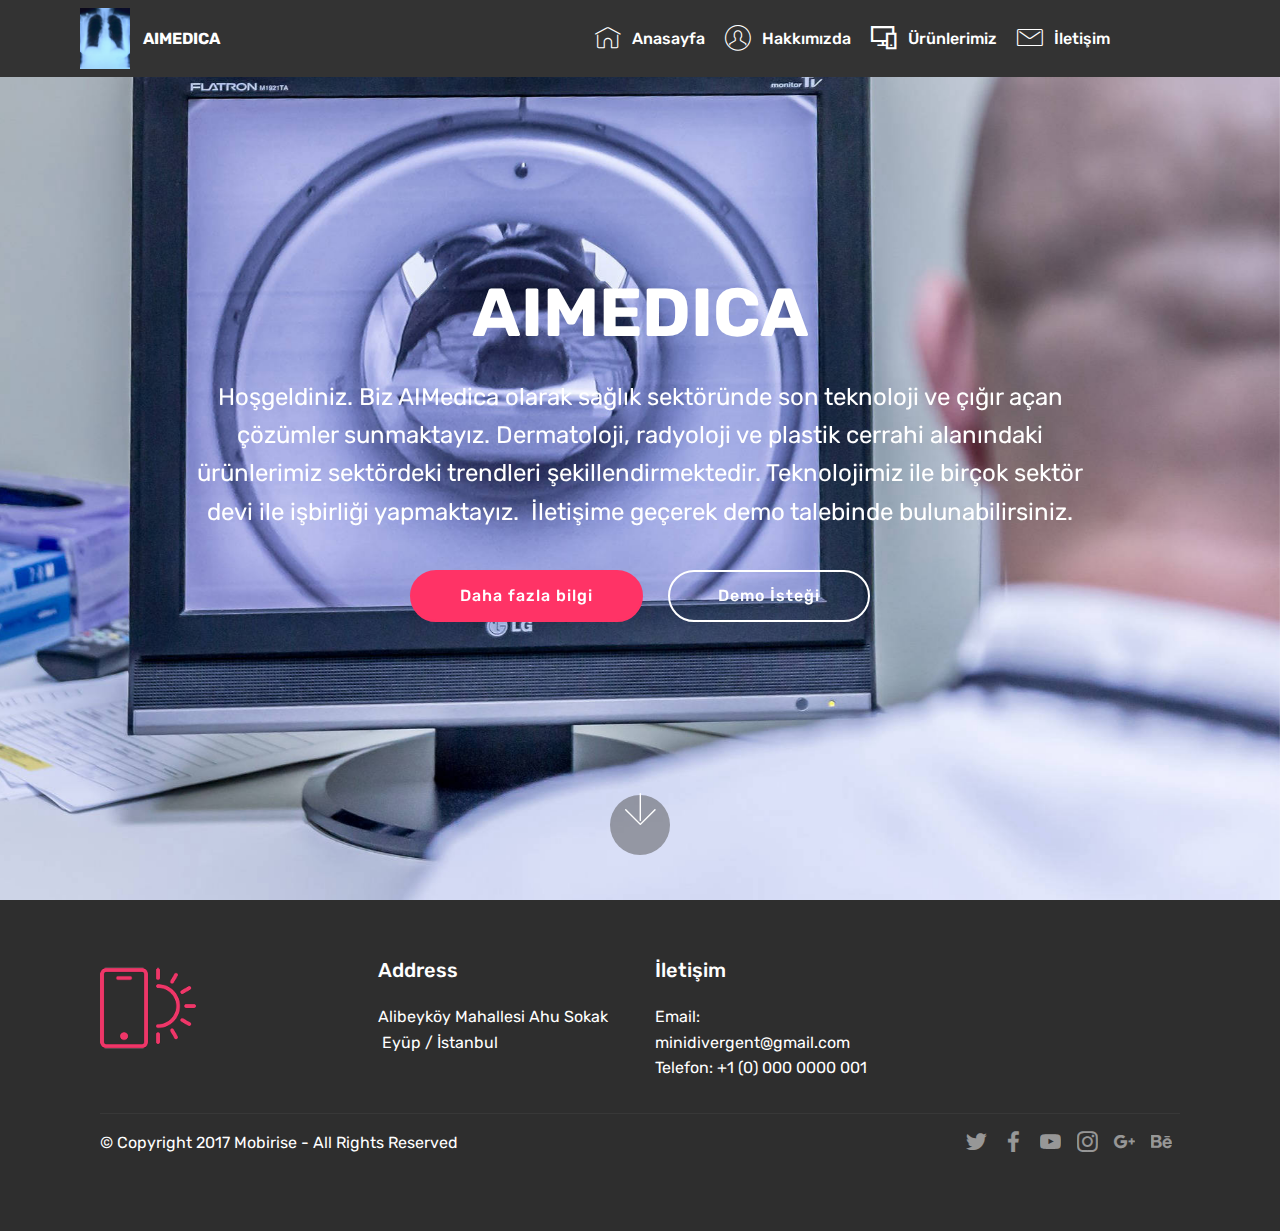
<file: index.html>
<!DOCTYPE html>
<html  >
<head>
  <!-- Site made with Mobirise Website Builder v4.10.10, https://mobirise.com -->
  <meta charset="UTF-8">
  <meta http-equiv="X-UA-Compatible" content="IE=edge">
  <meta name="generator" content="Mobirise v4.10.10, mobirise.com">
  <meta name="viewport" content="width=device-width, initial-scale=1, minimum-scale=1">
  <link rel="shortcut icon" href="assets/images/mbr-212x257.jpg" type="image/x-icon">
  <meta name="description" content="">
  
  <title>Anasayfa</title>
  <link rel="preload" as="style" href="assets/web/assets/mobirise-icons2/mobirise2.css">
<link rel="stylesheet" href="assets/web/assets/mobirise-icons2/mobirise2.css">
  <link rel="preload" as="style" href="assets/web/assets/mobirise-icons/mobirise-icons.css">
<link rel="stylesheet" href="assets/web/assets/mobirise-icons/mobirise-icons.css">
  <link rel="preload" as="style" href="assets/bootstrap/css/bootstrap.min.css">
<link rel="stylesheet" href="assets/bootstrap/css/bootstrap.min.css">
  <link rel="preload" as="style" href="assets/bootstrap/css/bootstrap-grid.min.css">
<link rel="stylesheet" href="assets/bootstrap/css/bootstrap-grid.min.css">
  <link rel="preload" as="style" href="assets/bootstrap/css/bootstrap-reboot.min.css">
<link rel="stylesheet" href="assets/bootstrap/css/bootstrap-reboot.min.css">
  <link rel="stylesheet" href="assets/tether/tether.min.css">
  <link rel="stylesheet" href="assets/socicon/css/styles.css">
  <link rel="stylesheet" href="assets/dropdown/css/style.css">
  <link rel="stylesheet" href="assets/theme/css/style.css">
  <link rel="preload" as="style" href="assets/mobirise/css/mbr-additional.css"><link rel="stylesheet" href="assets/mobirise/css/mbr-additional.css" type="text/css">
  
  
  
</head>
<body>
  <section class="menu cid-qTkzRZLJNu" once="menu" id="menu1-0">

    

    <nav class="navbar navbar-expand beta-menu navbar-dropdown align-items-center navbar-toggleable-sm">
        <button class="navbar-toggler navbar-toggler-right" type="button" data-toggle="collapse" data-target="#navbarSupportedContent" aria-controls="navbarSupportedContent" aria-expanded="false" aria-label="Toggle navigation">
            <div class="hamburger">
                <span></span>
                <span></span>
                <span></span>
                <span></span>
            </div>
        </button>
        <div class="menu-logo">
            <div class="navbar-brand">
                <span class="navbar-logo">
                    <a href="https://mobirise.com">
                         <img src="assets/images/mbr-212x257.jpg" alt="Mobirise" title="" style="height: 3.8rem;">
                    </a>
                </span>
                <span class="navbar-caption-wrap"><a class="navbar-caption text-white display-4" href="https://mobirise.com">
                        AIMEDICA</a></span>
            </div>
        </div>
        <div class="collapse navbar-collapse" id="navbarSupportedContent">
            <ul class="navbar-nav nav-dropdown nav-right" data-app-modern-menu="true"><li class="nav-item">
                    <a class="nav-link link text-white display-4" href="index.html">
                        <span class="mbri-home mbr-iconfont mbr-iconfont-btn"></span>
                        Anasayfa</a>
                </li><li class="nav-item"><a class="nav-link link text-white display-4" href="page4.html"><span class="mbri-user mbr-iconfont mbr-iconfont-btn"></span>
                        
                        Hakkımızda</a></li><li class="nav-item"><a class="nav-link link text-white display-4" href="page5.html"><span class="mobi-mbri mobi-mbri-responsive-2 mbr-iconfont mbr-iconfont-btn"></span>
                        
                        Ürünlerimiz</a></li>
                <li class="nav-item">
                    <a class="nav-link link text-white display-4" href="page3.html"><span class="mbri-letter mbr-iconfont mbr-iconfont-btn"></span>
                        İletişim &nbsp; &nbsp; &nbsp; &nbsp; &nbsp; &nbsp; &nbsp; &nbsp; &nbsp; &nbsp;</a>
                </li></ul>
            
        </div>
    </nav>
</section>

<section class="engine"><a href="https://mobirise.info/c">site builder</a></section><section class="cid-qTkA127IK8 mbr-fullscreen mbr-parallax-background" id="header2-1">

    

    

    <div class="container align-center">
        <div class="row justify-content-md-center">
            <div class="mbr-white col-md-10">
                <h1 class="mbr-section-title mbr-bold pb-3 mbr-fonts-style display-1">
                    AIMEDICA</h1>
                
                <p class="mbr-text pb-3 mbr-fonts-style display-5">
                    Hoşgeldiniz. Biz AIMedica olarak sağlık sektöründe son teknoloji ve çığır açan çözümler sunmaktayız. Dermatoloji, radyoloji ve plastik cerrahi alanındaki ürünlerimiz sektördeki trendleri şekillendirmektedir.  Teknolojimiz ile birçok sektör devi ile işbirliği yapmaktayız. &nbsp;İletişime geçerek demo talebinde bulunabilirsiniz.
                </p>
                <div class="mbr-section-btn"><a class="btn btn-md btn-secondary display-4" href="page4.html">Daha fazla bilgi</a>
                    <a class="btn btn-md btn-white-outline display-4" href="page3.html">Demo İsteği</a></div>
            </div>
        </div>
    </div>
    <div class="mbr-arrow hidden-sm-down" aria-hidden="true">
        <a href="#next">
            <i class="mbri-down mbr-iconfont"></i>
        </a>
    </div>
</section>

<section class="cid-qTkAaeaxX5" id="footer1-2">

    

    

    <div class="container">
        <div class="media-container-row content text-white">
            <div class="col-12 col-md-3">
                <div class="media-wrap">
                    <a href="https://mobirise.com/">
                        <img src="assets/images/logo2.png" alt="Mobirise">
                    </a>
                </div>
            </div>
            <div class="col-12 col-md-3 mbr-fonts-style display-7">
                <h5 class="pb-3">
                    Address
                </h5>
                <p class="mbr-text">Alibeyköy Mahallesi Ahu Sokak &nbsp;Eyüp / İstanbul</p>
            </div>
            <div class="col-12 col-md-3 mbr-fonts-style display-7">
                <h5 class="pb-3">
                    İletişim</h5>
                <p class="mbr-text">
                    Email: minidivergent@gmail.com&nbsp;<br>Telefon: +1 (0) 000 0000 001
<br></p>
            </div>
            <div class="col-12 col-md-3 mbr-fonts-style display-7">
                <h5 class="pb-3"></h5>
                <p class="mbr-text"></p>
            </div>
        </div>
        <div class="footer-lower">
            <div class="media-container-row">
                <div class="col-sm-12">
                    <hr>
                </div>
            </div>
            <div class="media-container-row mbr-white">
                <div class="col-sm-6 copyright">
                    <p class="mbr-text mbr-fonts-style display-7">
                        © Copyright 2017 Mobirise - All Rights Reserved
                    </p>
                </div>
                <div class="col-md-6">
                    <div class="social-list align-right">
                        <div class="soc-item">
                            <a href="https://twitter.com/mobirise" target="_blank">
                                <span class="socicon-twitter socicon mbr-iconfont mbr-iconfont-social"></span>
                            </a>
                        </div>
                        <div class="soc-item">
                            <a href="https://www.facebook.com/pages/Mobirise/1616226671953247" target="_blank">
                                <span class="socicon-facebook socicon mbr-iconfont mbr-iconfont-social"></span>
                            </a>
                        </div>
                        <div class="soc-item">
                            <a href="https://www.youtube.com/c/mobirise" target="_blank">
                                <span class="socicon-youtube socicon mbr-iconfont mbr-iconfont-social"></span>
                            </a>
                        </div>
                        <div class="soc-item">
                            <a href="https://instagram.com/mobirise" target="_blank">
                                <span class="socicon-instagram socicon mbr-iconfont mbr-iconfont-social"></span>
                            </a>
                        </div>
                        <div class="soc-item">
                            <a href="https://plus.google.com/u/0/+Mobirise" target="_blank">
                                <span class="socicon-googleplus socicon mbr-iconfont mbr-iconfont-social"></span>
                            </a>
                        </div>
                        <div class="soc-item">
                            <a href="https://www.behance.net/Mobirise" target="_blank">
                                <span class="socicon-behance socicon mbr-iconfont mbr-iconfont-social"></span>
                            </a>
                        </div>
                    </div>
                </div>
            </div>
        </div>
    </div>
</section>


  <script src="assets/web/assets/jquery/jquery.min.js"></script>
  <script src="assets/popper/popper.min.js"></script>
  <script src="assets/bootstrap/js/bootstrap.min.js"></script>
  <script async src="assets/smoothscroll/smooth-scroll.js"></script>
  <script async src="assets/tether/tether.min.js"></script>
  <script async src="assets/touchswipe/jquery.touch-swipe.min.js"></script>
  <script async src="assets/parallax/jarallax.min.js"></script>
  <script async src="assets/dropdown/js/nav-dropdown.js"></script>
  <script async src="assets/dropdown/js/navbar-dropdown.js"></script>
  <script async src="assets/theme/js/script.js"></script>
  
  
</body>
</html>
</file>
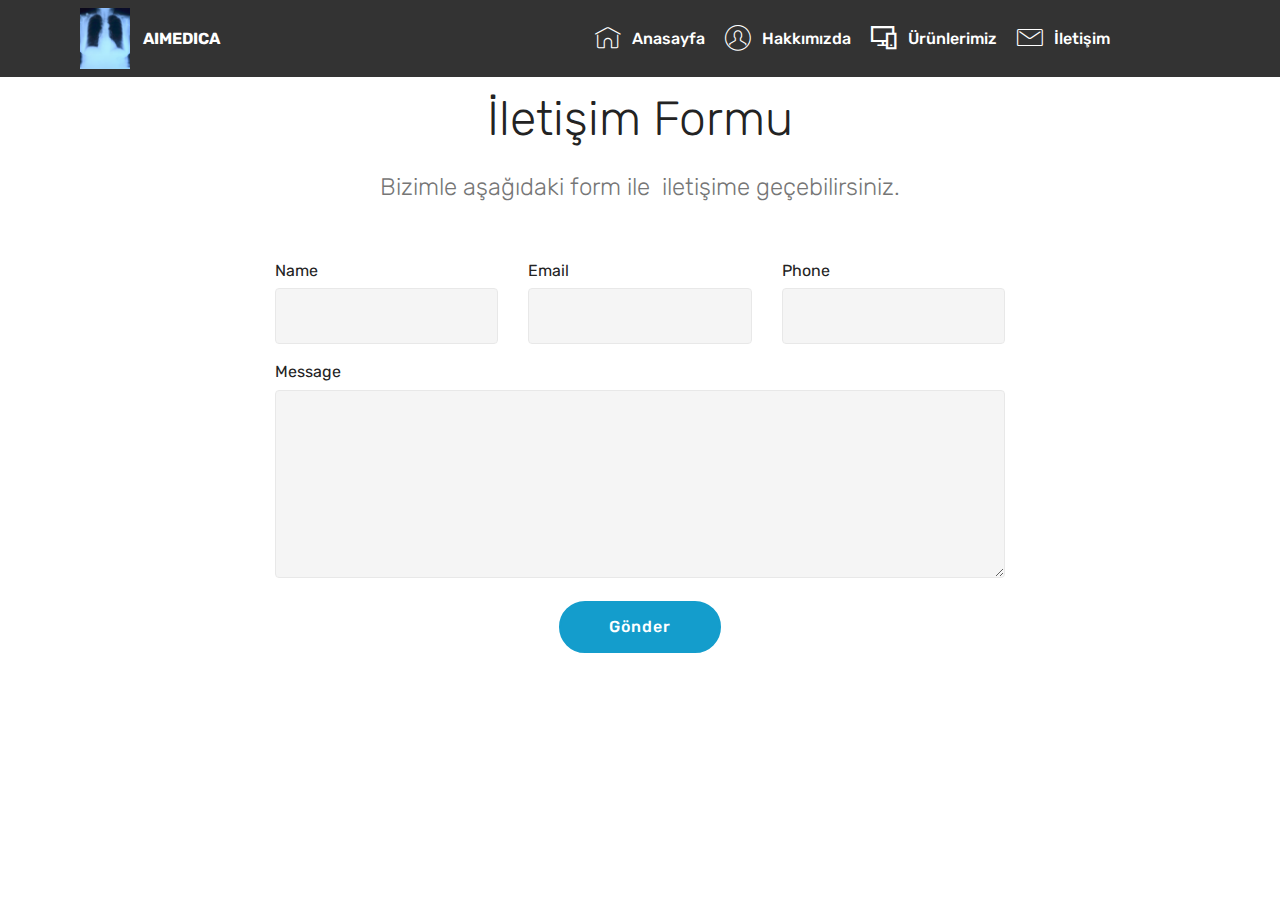
<file: page3.html>
<!DOCTYPE html>
<html  >
<head>
  <!-- Site made with Mobirise Website Builder v4.10.10, https://mobirise.com -->
  <meta charset="UTF-8">
  <meta http-equiv="X-UA-Compatible" content="IE=edge">
  <meta name="generator" content="Mobirise v4.10.10, mobirise.com">
  <meta name="viewport" content="width=device-width, initial-scale=1, minimum-scale=1">
  <link rel="shortcut icon" href="assets/images/mbr-212x257.jpg" type="image/x-icon">
  <meta name="description" content="Web Site Creator Description">
  
  <title>Bize Ulaşın</title>
  <link rel="preload" as="style" href="assets/web/assets/mobirise-icons2/mobirise2.css">
<link rel="stylesheet" href="assets/web/assets/mobirise-icons2/mobirise2.css">
  <link rel="preload" as="style" href="assets/web/assets/mobirise-icons/mobirise-icons.css">
<link rel="stylesheet" href="assets/web/assets/mobirise-icons/mobirise-icons.css">
  <link rel="preload" as="style" href="assets/bootstrap/css/bootstrap.min.css">
<link rel="stylesheet" href="assets/bootstrap/css/bootstrap.min.css">
  <link rel="preload" as="style" href="assets/bootstrap/css/bootstrap-grid.min.css">
<link rel="stylesheet" href="assets/bootstrap/css/bootstrap-grid.min.css">
  <link rel="preload" as="style" href="assets/bootstrap/css/bootstrap-reboot.min.css">
<link rel="stylesheet" href="assets/bootstrap/css/bootstrap-reboot.min.css">
  <link rel="stylesheet" href="assets/tether/tether.min.css">
  <link rel="stylesheet" href="assets/dropdown/css/style.css">
  <link rel="stylesheet" href="assets/theme/css/style.css">
  <link rel="preload" as="style" href="assets/mobirise/css/mbr-additional.css"><link rel="stylesheet" href="assets/mobirise/css/mbr-additional.css" type="text/css">
  
  
  
</head>
<body>
  <section class="menu cid-qTkzRZLJNu" once="menu" id="menu1-5">

    

    <nav class="navbar navbar-expand beta-menu navbar-dropdown align-items-center navbar-toggleable-sm">
        <button class="navbar-toggler navbar-toggler-right" type="button" data-toggle="collapse" data-target="#navbarSupportedContent" aria-controls="navbarSupportedContent" aria-expanded="false" aria-label="Toggle navigation">
            <div class="hamburger">
                <span></span>
                <span></span>
                <span></span>
                <span></span>
            </div>
        </button>
        <div class="menu-logo">
            <div class="navbar-brand">
                <span class="navbar-logo">
                    <a href="https://mobirise.com">
                         <img src="assets/images/mbr-212x257.jpg" alt="Mobirise" title="" style="height: 3.8rem;">
                    </a>
                </span>
                <span class="navbar-caption-wrap"><a class="navbar-caption text-white display-4" href="https://mobirise.com">
                        AIMEDICA</a></span>
            </div>
        </div>
        <div class="collapse navbar-collapse" id="navbarSupportedContent">
            <ul class="navbar-nav nav-dropdown nav-right" data-app-modern-menu="true"><li class="nav-item">
                    <a class="nav-link link text-white display-4" href="index.html">
                        <span class="mbri-home mbr-iconfont mbr-iconfont-btn"></span>
                        Anasayfa</a>
                </li><li class="nav-item"><a class="nav-link link text-white display-4" href="page4.html"><span class="mbri-user mbr-iconfont mbr-iconfont-btn"></span>
                        
                        Hakkımızda</a></li><li class="nav-item"><a class="nav-link link text-white display-4" href="page5.html"><span class="mobi-mbri mobi-mbri-responsive-2 mbr-iconfont mbr-iconfont-btn"></span>
                        
                        Ürünlerimiz</a></li>
                <li class="nav-item">
                    <a class="nav-link link text-white display-4" href="page3.html"><span class="mbri-letter mbr-iconfont mbr-iconfont-btn"></span>
                        İletişim &nbsp; &nbsp; &nbsp; &nbsp; &nbsp; &nbsp; &nbsp; &nbsp; &nbsp; &nbsp;</a>
                </li></ul>
            
        </div>
    </nav>
</section>

<section class="engine"><a href="https://mobirise.info/u">bootstrap website templates</a></section><section class="mbr-section form1 cid-rCE1LSOedy" id="form1-c">

    

    
    <div class="container">
        <div class="row justify-content-center">
            <div class="title col-12 col-lg-8">
                <h2 class="mbr-section-title align-center pb-3 mbr-fonts-style display-2">
                    İletişim Formu</h2>
                <h3 class="mbr-section-subtitle align-center mbr-light pb-3 mbr-fonts-style display-5">
                    Bizimle aşağıdaki form ile &nbsp;iletişime geçebilirsiniz.</h3>
            </div>
        </div>
    </div>
    <div class="container">
        <div class="row justify-content-center">
            <div class="media-container-column col-lg-8" data-form-type="formoid">
                <!---Formbuilder Form--->
                <form action="https://mobirise.com/" method="POST" class="mbr-form form-with-styler" data-form-title="Mobirise Form"><input type="hidden" name="email" data-form-email="true" value="dqvOzxpm2qaVHfsh8S27XZQuEUzLo71kOGnucNKaXjWFHjRG34TMgIVdPV4nreNaAbUfTogdysiwT6eXNQpLmKoOFkX47N+NOS3Fx1aW+/G9JqFpYdAA7ywIxarF36Bx">
                    <div class="row">
                        <div hidden="hidden" data-form-alert="" class="alert alert-success col-12">Thanks for filling out the form!</div>
                        <div hidden="hidden" data-form-alert-danger="" class="alert alert-danger col-12">
                        </div>
                    </div>
                    <div class="dragArea row">
                        <div class="col-md-4  form-group" data-for="name">
                            <label for="name-form1-c" class="form-control-label mbr-fonts-style display-7">Name</label>
                            <input type="text" name="name" data-form-field="Name" required="required" class="form-control display-7" id="name-form1-c">
                        </div>
                        <div class="col-md-4  form-group" data-for="email">
                            <label for="email-form1-c" class="form-control-label mbr-fonts-style display-7">Email</label>
                            <input type="email" name="email" data-form-field="Email" required="required" class="form-control display-7" id="email-form1-c">
                        </div>
                        <div data-for="phone" class="col-md-4  form-group">
                            <label for="phone-form1-c" class="form-control-label mbr-fonts-style display-7">Phone</label>
                            <input type="tel" name="phone" data-form-field="Phone" class="form-control display-7" id="phone-form1-c">
                        </div>
                        <div data-for="message" class="col-md-12 form-group">
                            <label for="message-form1-c" class="form-control-label mbr-fonts-style display-7">Message</label>
                            <textarea name="message" data-form-field="Message" class="form-control display-7" id="message-form1-c"></textarea>
                        </div>
                        <div class="col-md-12 input-group-btn align-center"><button type="submit" class="btn btn-primary btn-form display-4">Gönder</button></div>
                    </div>
                </form><!---Formbuilder Form--->
            </div>
        </div>
    </div>
</section>


  <script src="assets/web/assets/jquery/jquery.min.js"></script>
  <script src="assets/popper/popper.min.js"></script>
  <script src="assets/bootstrap/js/bootstrap.min.js"></script>
  <script async src="assets/tether/tether.min.js"></script>
  <script async src="assets/dropdown/js/nav-dropdown.js"></script>
  <script async src="assets/dropdown/js/navbar-dropdown.js"></script>
  <script async src="assets/touchswipe/jquery.touch-swipe.min.js"></script>
  <script async src="assets/smoothscroll/smooth-scroll.js"></script>
  <script async src="assets/theme/js/script.js"></script>
  <script async src="assets/formoid/formoid.min.js"></script>
  
  
</body>
</html>
</file>
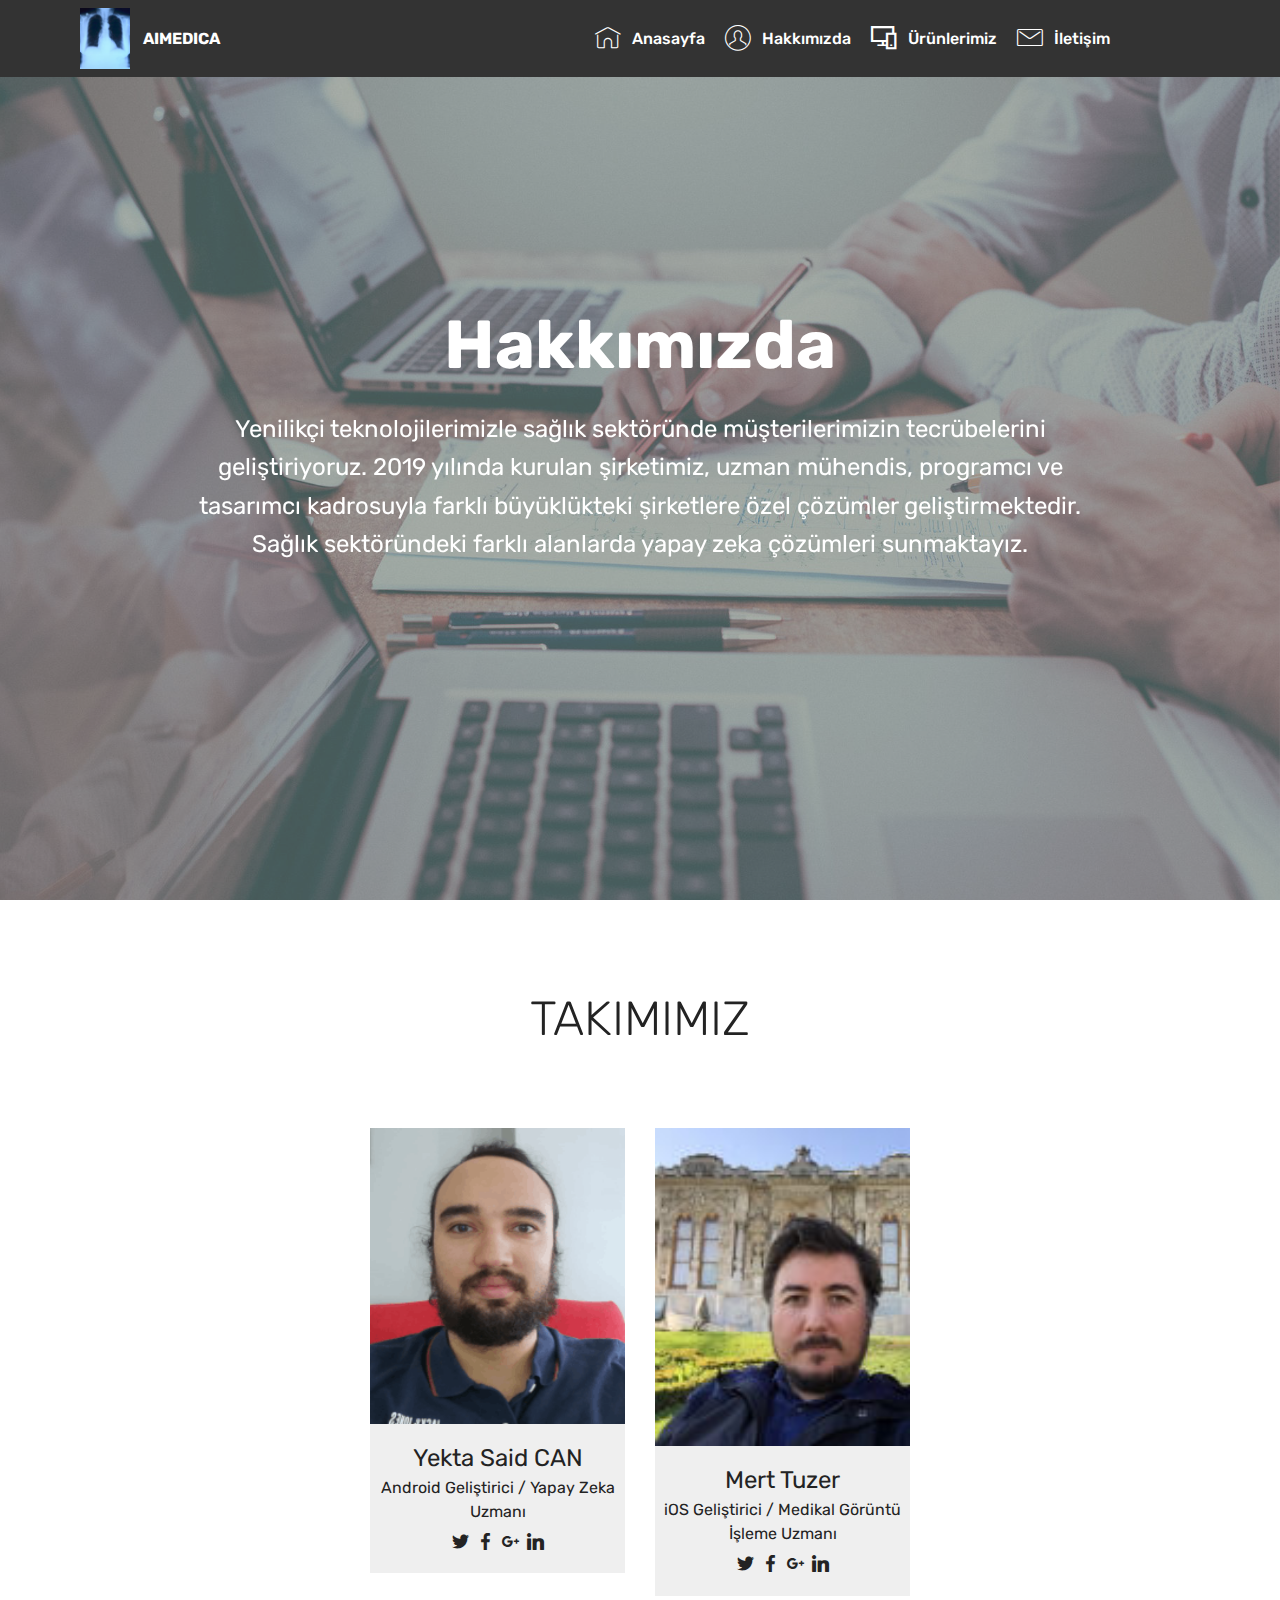
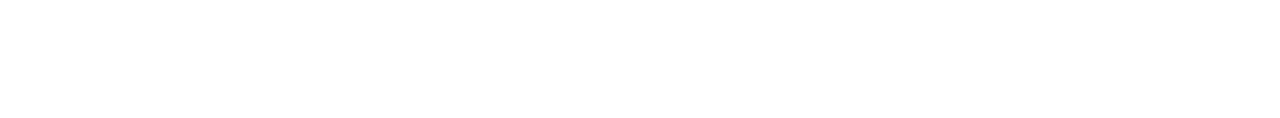
<file: page4.html>
<!DOCTYPE html>
<html  >
<head>
  <!-- Site made with Mobirise Website Builder v4.10.10, https://mobirise.com -->
  <meta charset="UTF-8">
  <meta http-equiv="X-UA-Compatible" content="IE=edge">
  <meta name="generator" content="Mobirise v4.10.10, mobirise.com">
  <meta name="viewport" content="width=device-width, initial-scale=1, minimum-scale=1">
  <link rel="shortcut icon" href="assets/images/mbr-212x257.jpg" type="image/x-icon">
  <meta name="description" content="">
  
  <title>Hakkımızda</title>
  <link rel="preload" as="style" href="assets/web/assets/mobirise-icons2/mobirise2.css">
<link rel="stylesheet" href="assets/web/assets/mobirise-icons2/mobirise2.css">
  <link rel="preload" as="style" href="assets/web/assets/mobirise-icons/mobirise-icons.css">
<link rel="stylesheet" href="assets/web/assets/mobirise-icons/mobirise-icons.css">
  <link rel="preload" as="style" href="assets/bootstrap/css/bootstrap.min.css">
<link rel="stylesheet" href="assets/bootstrap/css/bootstrap.min.css">
  <link rel="preload" as="style" href="assets/bootstrap/css/bootstrap-grid.min.css">
<link rel="stylesheet" href="assets/bootstrap/css/bootstrap-grid.min.css">
  <link rel="preload" as="style" href="assets/bootstrap/css/bootstrap-reboot.min.css">
<link rel="stylesheet" href="assets/bootstrap/css/bootstrap-reboot.min.css">
  <link rel="stylesheet" href="assets/tether/tether.min.css">
  <link rel="stylesheet" href="assets/socicon/css/styles.css">
  <link rel="stylesheet" href="assets/dropdown/css/style.css">
  <link rel="stylesheet" href="assets/theme/css/style.css">
  <link rel="preload" as="style" href="assets/mobirise/css/mbr-additional.css"><link rel="stylesheet" href="assets/mobirise/css/mbr-additional.css" type="text/css">
  
  
  
</head>
<body>
  <section class="menu cid-rCDVbJGYVz" once="menu" id="menu1-6">

    

    <nav class="navbar navbar-expand beta-menu navbar-dropdown align-items-center navbar-toggleable-sm">
        <button class="navbar-toggler navbar-toggler-right" type="button" data-toggle="collapse" data-target="#navbarSupportedContent" aria-controls="navbarSupportedContent" aria-expanded="false" aria-label="Toggle navigation">
            <div class="hamburger">
                <span></span>
                <span></span>
                <span></span>
                <span></span>
            </div>
        </button>
        <div class="menu-logo">
            <div class="navbar-brand">
                <span class="navbar-logo">
                    <a href="https://mobirise.com">
                         <img src="assets/images/mbr-212x257.jpg" alt="Mobirise" title="" style="height: 3.8rem;">
                    </a>
                </span>
                <span class="navbar-caption-wrap"><a class="navbar-caption text-white display-4" href="https://mobirise.com">
                        AIMEDICA</a></span>
            </div>
        </div>
        <div class="collapse navbar-collapse" id="navbarSupportedContent">
            <ul class="navbar-nav nav-dropdown nav-right" data-app-modern-menu="true"><li class="nav-item">
                    <a class="nav-link link text-white display-4" href="index.html">
                        <span class="mbri-home mbr-iconfont mbr-iconfont-btn"></span>
                        Anasayfa</a>
                </li><li class="nav-item"><a class="nav-link link text-white display-4" href="page4.html"><span class="mbri-user mbr-iconfont mbr-iconfont-btn"></span>
                        
                        Hakkımızda</a></li><li class="nav-item"><a class="nav-link link text-white display-4" href="page5.html"><span class="mobi-mbri mobi-mbri-responsive-2 mbr-iconfont mbr-iconfont-btn"></span>
                        
                        Ürünlerimiz</a></li>
                <li class="nav-item">
                    <a class="nav-link link text-white display-4" href="page3.html"><span class="mbri-letter mbr-iconfont mbr-iconfont-btn"></span>
                        İletişim &nbsp; &nbsp; &nbsp; &nbsp; &nbsp; &nbsp; &nbsp; &nbsp; &nbsp; &nbsp;</a>
                </li></ul>
            
        </div>
    </nav>
</section>

<section class="engine"><a href="https://mobirise.info/w">free html5 templates</a></section><section class="cid-rCDVbLm9t1 mbr-fullscreen mbr-parallax-background" id="header2-7">

    

    <div class="mbr-overlay" style="opacity: 0.6; background-color: rgb(118, 118, 118);"></div>

    <div class="container align-center">
        <div class="row justify-content-md-center">
            <div class="mbr-white col-md-10">
                <h1 class="mbr-section-title mbr-bold pb-3 mbr-fonts-style display-1">
                    Hakkımızda</h1>
                
                <p class="mbr-text pb-3 mbr-fonts-style display-5">Yenilikçi teknolojilerimizle sağlık sektöründe müşterilerimizin tecrübelerini geliştiriyoruz. 2019 yılında kurulan şirketimiz, uzman mühendis, programcı ve tasarımcı kadrosuyla farklı büyüklükteki şirketlere özel çözümler geliştirmektedir. Sağlık sektöründeki farklı alanlarda yapay zeka çözümleri sunmaktayız.</p>
                
            </div>
        </div>
    </div>
    
</section>

<section class="team1 cid-rCE2lOrBnt" id="team1-k">
    
    
    
    <div class="container align-center">
        <h2 class="pb-3 mbr-fonts-style mbr-section-title display-2">
            TAKIMIMIZ</h2>
        <h3 class="pb-5 mbr-section-subtitle mbr-fonts-style mbr-light display-5"></h3>
        <div class="row media-row">
            
        <div class="team-item col-lg-3 col-md-6">
                <div class="item-image">
                    <img src="assets/images/asd-216x251.png" alt="" title="">
                </div>
                <div class="item-caption py-3">
                    <div class="item-name px-2">
                        <p class="mbr-fonts-style display-5">
                           Yekta Said CAN</p>
                    </div>
                    <div class="item-role px-2">
                        <p>Android Geliştirici / Yapay Zeka Uzmanı</p>
                    </div>
                    <div class="item-social pt-2">
                        <a href="https://twitter.com/mobirise" target="_blank">
                            <span class="p-1 socicon-twitter socicon mbr-iconfont mbr-iconfont-social"></span>
                        </a>
                        <a href="https://www.facebook.com/pages/Mobirise/1616226671953247" target="_blank">
                            <span class="p-1 socicon-facebook socicon mbr-iconfont mbr-iconfont-social"></span>
                        </a>
                        <a href="https://plus.google.com/u/0/+Mobirise" target="_blank">
                            <span class="p-1 socicon-googleplus socicon mbr-iconfont mbr-iconfont-social"></span>
                        </a>
                        <a href="https://www.linkedin.com/in/mobirise" target="_blank">
                            <span class="p-1 socicon-linkedin socicon mbr-iconfont mbr-iconfont-social"></span>
                        </a>
                        <a href="https://www.instagram.com/mobirise/" target="_blank">
                            
                        </a>
                        <a href="https://www.youtube.com/channel/UCt_tncVAetpK5JeM8L-8jyw" target="_blank">    
                            
                        </a>
                    </div>
                </div>
            </div><div class="team-item col-lg-3 col-md-6">
                <div class="item-image">
                    <img src="assets/images/image001-120x150.jpg" alt="" title="">
                </div>
                <div class="item-caption py-3">
                    <div class="item-name px-2">
                        <p class="mbr-fonts-style display-5">Mert Tuzer</p>
                    </div>
                    <div class="item-role px-2">
                        <p>iOS Geliştirici / Medikal Görüntü İşleme Uzmanı</p>
                    </div>
                    <div class="item-social pt-2">
                        <a href="https://twitter.com/mobirise" target="_blank">
                            <span class="p-1 socicon-twitter socicon mbr-iconfont mbr-iconfont-social"></span>
                        </a>
                        <a href="https://www.facebook.com/pages/Mobirise/1616226671953247" target="_blank">
                            <span class="p-1 socicon-facebook socicon mbr-iconfont mbr-iconfont-social"></span>
                        </a>
                        <a href="https://plus.google.com/u/0/+Mobirise" target="_blank">
                            <span class="p-1 socicon-googleplus socicon mbr-iconfont mbr-iconfont-social"></span>
                        </a>
                        <a href="https://www.linkedin.com/in/mobirise" target="_blank">
                            <span class="p-1 socicon-linkedin socicon mbr-iconfont mbr-iconfont-social"></span>
                        </a>
                        <a href="https://www.instagram.com/mobirise/" target="_blank">
                            
                        </a>
                        <a href="https://www.youtube.com/channel/UCt_tncVAetpK5JeM8L-8jyw" target="_blank">    
                            
                        </a>
                    </div>
                </div>
            </div></div>    
    </div>
</section>


  <script src="assets/web/assets/jquery/jquery.min.js"></script>
  <script src="assets/popper/popper.min.js"></script>
  <script src="assets/bootstrap/js/bootstrap.min.js"></script>
  <script async src="assets/smoothscroll/smooth-scroll.js"></script>
  <script async src="assets/tether/tether.min.js"></script>
  <script async src="assets/touchswipe/jquery.touch-swipe.min.js"></script>
  <script async src="assets/parallax/jarallax.min.js"></script>
  <script async src="assets/dropdown/js/nav-dropdown.js"></script>
  <script async src="assets/dropdown/js/navbar-dropdown.js"></script>
  <script async src="assets/theme/js/script.js"></script>
  
  
</body>
</html>
</file>
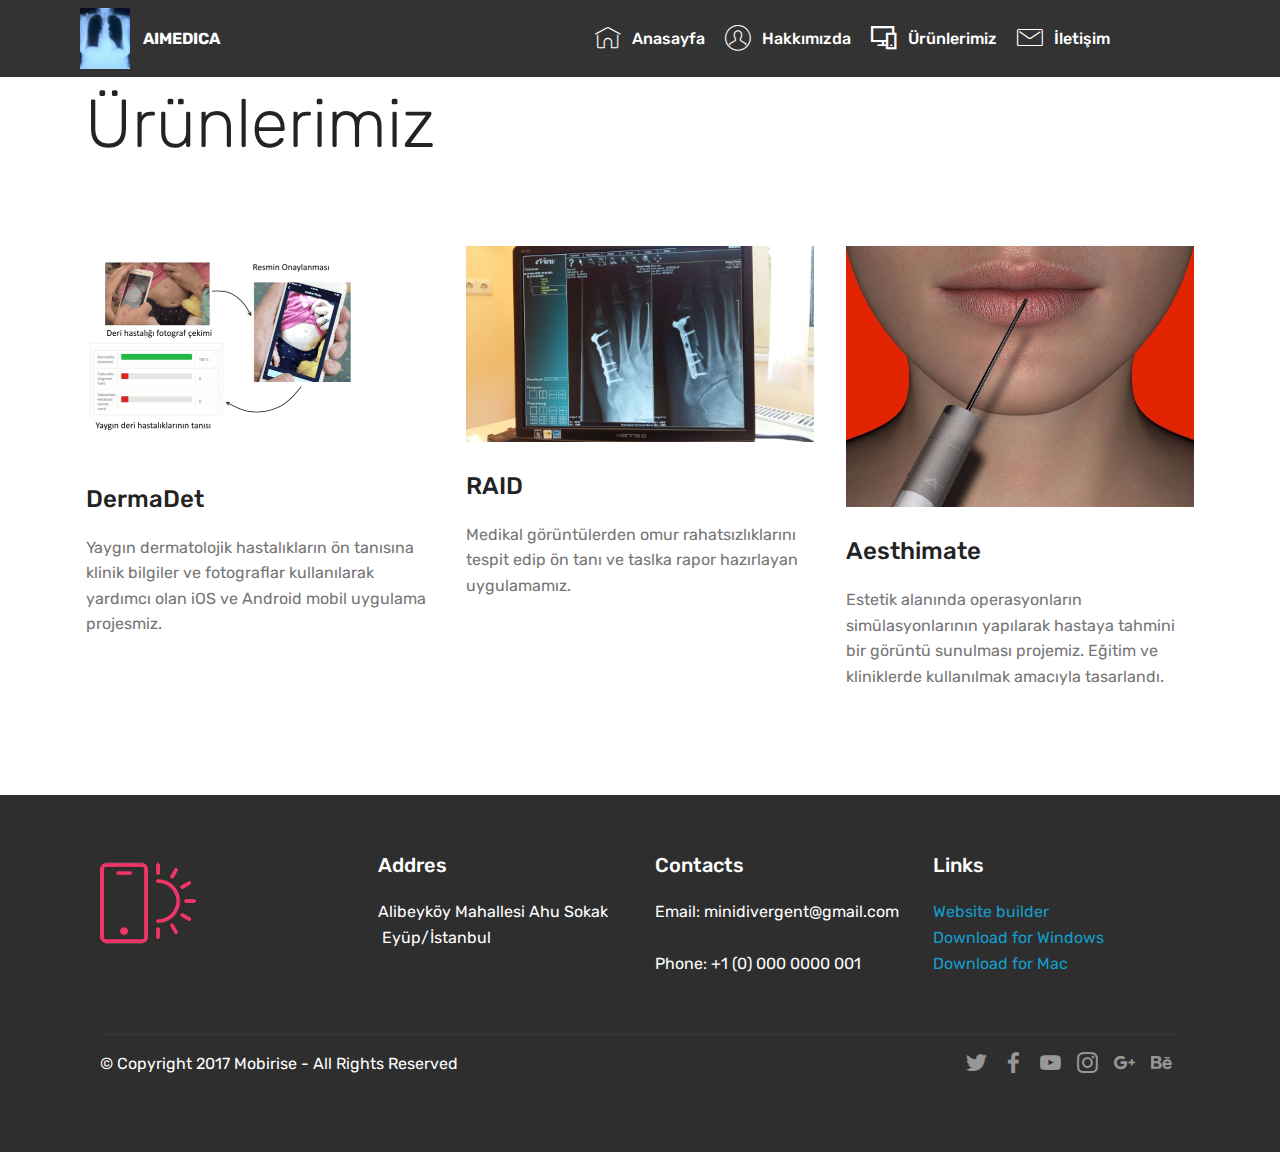
<file: page5.html>
<!DOCTYPE html>
<html  >
<head>
  <!-- Site made with Mobirise Website Builder v4.10.10, https://mobirise.com -->
  <meta charset="UTF-8">
  <meta http-equiv="X-UA-Compatible" content="IE=edge">
  <meta name="generator" content="Mobirise v4.10.10, mobirise.com">
  <meta name="viewport" content="width=device-width, initial-scale=1, minimum-scale=1">
  <link rel="shortcut icon" href="assets/images/mbr-212x257.jpg" type="image/x-icon">
  <meta name="description" content="">
  
  <title>Ürünlerimiz</title>
  <link rel="preload" as="style" href="assets/web/assets/mobirise-icons2/mobirise2.css">
<link rel="stylesheet" href="assets/web/assets/mobirise-icons2/mobirise2.css">
  <link rel="preload" as="style" href="assets/web/assets/mobirise-icons/mobirise-icons.css">
<link rel="stylesheet" href="assets/web/assets/mobirise-icons/mobirise-icons.css">
  <link rel="preload" as="style" href="assets/bootstrap/css/bootstrap.min.css">
<link rel="stylesheet" href="assets/bootstrap/css/bootstrap.min.css">
  <link rel="preload" as="style" href="assets/bootstrap/css/bootstrap-grid.min.css">
<link rel="stylesheet" href="assets/bootstrap/css/bootstrap-grid.min.css">
  <link rel="preload" as="style" href="assets/bootstrap/css/bootstrap-reboot.min.css">
<link rel="stylesheet" href="assets/bootstrap/css/bootstrap-reboot.min.css">
  <link rel="stylesheet" href="assets/tether/tether.min.css">
  <link rel="stylesheet" href="assets/dropdown/css/style.css">
  <link rel="stylesheet" href="assets/socicon/css/styles.css">
  <link rel="stylesheet" href="assets/theme/css/style.css">
  <link rel="preload" as="style" href="assets/mobirise/css/mbr-additional.css"><link rel="stylesheet" href="assets/mobirise/css/mbr-additional.css" type="text/css">
  
  
  
</head>
<body>
  <section class="menu cid-rCE0tAcfG1" once="menu" id="menu1-9">

    

    <nav class="navbar navbar-expand beta-menu navbar-dropdown align-items-center navbar-toggleable-sm">
        <button class="navbar-toggler navbar-toggler-right" type="button" data-toggle="collapse" data-target="#navbarSupportedContent" aria-controls="navbarSupportedContent" aria-expanded="false" aria-label="Toggle navigation">
            <div class="hamburger">
                <span></span>
                <span></span>
                <span></span>
                <span></span>
            </div>
        </button>
        <div class="menu-logo">
            <div class="navbar-brand">
                <span class="navbar-logo">
                    <a href="https://mobirise.com">
                         <img src="assets/images/mbr-212x257.jpg" alt="Mobirise" title="" style="height: 3.8rem;">
                    </a>
                </span>
                <span class="navbar-caption-wrap"><a class="navbar-caption text-white display-4" href="https://mobirise.com">
                        AIMEDICA</a></span>
            </div>
        </div>
        <div class="collapse navbar-collapse" id="navbarSupportedContent">
            <ul class="navbar-nav nav-dropdown nav-right" data-app-modern-menu="true"><li class="nav-item">
                    <a class="nav-link link text-white display-4" href="index.html">
                        <span class="mbri-home mbr-iconfont mbr-iconfont-btn"></span>
                        Anasayfa</a>
                </li><li class="nav-item"><a class="nav-link link text-white display-4" href="page4.html"><span class="mbri-user mbr-iconfont mbr-iconfont-btn"></span>
                        
                        Hakkımızda</a></li><li class="nav-item"><a class="nav-link link text-white display-4" href="page5.html"><span class="mobi-mbri mobi-mbri-responsive-2 mbr-iconfont mbr-iconfont-btn"></span>
                        
                        Ürünlerimiz</a></li>
                <li class="nav-item">
                    <a class="nav-link link text-white display-4" href="page3.html"><span class="mbri-letter mbr-iconfont mbr-iconfont-btn"></span>
                        İletişim &nbsp; &nbsp; &nbsp; &nbsp; &nbsp; &nbsp; &nbsp; &nbsp; &nbsp; &nbsp;</a>
                </li></ul>
            
        </div>
    </nav>
</section>

<section class="engine"><a href="https://mobirise.info/i">free site creation software</a></section><section class="services1 cid-rCKpV6cwnS" id="services1-m">
    <!---->
    
    <!---->
    <!--Overlay-->
    
    <!--Container-->
    <div class="container">
        <div class="row justify-content-center">
            <!--Titles-->
            <div class="title pb-5 col-12">
                <h2 class="align-left pb-3 mbr-fonts-style display-1">
                    Ürünlerimiz</h2>
                
            </div>
            <!--Card-1-->
            <div class="card col-12 col-md-6 p-3 col-lg-4">
                <div class="card-wrapper">
                    <div class="card-img">
                        <img src="assets/images/picture1-696x417.png" alt="Mobirise" title="">
                    </div>
                    <div class="card-box">
                        <h4 class="card-title mbr-fonts-style display-5">
                            DermaDet</h4>
                        <p class="mbr-text mbr-fonts-style display-7">
                            Yaygın dermatolojik hastalıkların ön tanısına klinik bilgiler ve fotograflar kullanılarak yardımcı olan iOS ve Android mobil uygulama projesmiz.&nbsp;</p>
                        <!--Btn-->
                        
                    </div>
                </div>
            </div>
            <!--Card-2-->
            <div class="card col-12 col-md-6 p-3 col-lg-4">
                <div class="card-wrapper">
                    <div class="card-img">
                        <img src="assets/images/mbr-1920x1080.jpg" alt="Mobirise" title="">
                    </div>
                    <div class="card-box">
                        <h4 class="card-title mbr-fonts-style display-5">
                            RAID</h4>
                        <p class="mbr-text mbr-fonts-style display-7">
                            Medikal görüntülerden omur rahatsızlıklarını tespit edip ön tanı ve taslka rapor hazırlayan uygulamamız.&nbsp;</p>
                        <!--Btn-->
                        
                    </div>
                </div>
            </div>
            <!--Card-3-->
            <div class="card col-12 col-md-6 p-3 col-lg-4 last-child">
                <div class="card-wrapper">
                    <div class="card-img">
                        <img src="assets/images/mbr-696x870.jpeg" alt="Mobirise" title="">
                    </div>
                    <div class="card-box">
                        <h4 class="card-title mbr-fonts-style display-5">
                            Aesthimate</h4>
                        <p class="mbr-text mbr-fonts-style display-7">
                            Estetik alanında operasyonların simülasyonlarının yapılarak hastaya tahmini bir görüntü sunulması projemiz. Eğitim ve kliniklerde kullanılmak amacıyla tasarlandı.</p>
                        <!--Btn-->
                        
                    </div>
                </div>
            </div>
            <!--Card-4-->
            
        </div>
    </div>
</section>

<section class="cid-rCE0tCky6M" id="footer1-b">

    

    

    <div class="container">
        <div class="media-container-row content text-white">
            <div class="col-12 col-md-3">
                <div class="media-wrap">
                    <a href="https://mobirise.com/">
                        <img src="assets/images/logo2.png" alt="Mobirise">
                    </a>
                </div>
            </div>
            <div class="col-12 col-md-3 mbr-fonts-style display-7">
                <h5 class="pb-3">
                    Addres</h5>
                <p class="mbr-text">Alibeyköy Mahallesi Ahu Sokak &nbsp;Eyüp/İstanbul</p>
            </div>
            <div class="col-12 col-md-3 mbr-fonts-style display-7">
                <h5 class="pb-3">
                    Contacts
                </h5>
                <p class="mbr-text">
                    Email: minidivergent@gmail.com &nbsp; &nbsp; &nbsp; &nbsp; &nbsp; &nbsp; &nbsp; &nbsp; &nbsp; &nbsp;<br>Phone: +1 (0) 000 0000 001
                    <br><br></p>
            </div>
            <div class="col-12 col-md-3 mbr-fonts-style display-7">
                <h5 class="pb-3">
                    Links
                </h5>
                <p class="mbr-text">
                    <a class="text-primary" href="https://mobirise.com/">Website builder</a>
                    <br><a class="text-primary" href="https://mobirise.com/mobirise-free-win.zip">Download for Windows</a>
                    <br><a class="text-primary" href="https://mobirise.com/mobirise-free-mac.zip">Download for Mac</a>
                </p>
            </div>
        </div>
        <div class="footer-lower">
            <div class="media-container-row">
                <div class="col-sm-12">
                    <hr>
                </div>
            </div>
            <div class="media-container-row mbr-white">
                <div class="col-sm-6 copyright">
                    <p class="mbr-text mbr-fonts-style display-7">
                        © Copyright 2017 Mobirise - All Rights Reserved
                    </p>
                </div>
                <div class="col-md-6">
                    <div class="social-list align-right">
                        <div class="soc-item">
                            <a href="https://twitter.com/mobirise" target="_blank">
                                <span class="socicon-twitter socicon mbr-iconfont mbr-iconfont-social"></span>
                            </a>
                        </div>
                        <div class="soc-item">
                            <a href="https://www.facebook.com/pages/Mobirise/1616226671953247" target="_blank">
                                <span class="socicon-facebook socicon mbr-iconfont mbr-iconfont-social"></span>
                            </a>
                        </div>
                        <div class="soc-item">
                            <a href="https://www.youtube.com/c/mobirise" target="_blank">
                                <span class="socicon-youtube socicon mbr-iconfont mbr-iconfont-social"></span>
                            </a>
                        </div>
                        <div class="soc-item">
                            <a href="https://instagram.com/mobirise" target="_blank">
                                <span class="socicon-instagram socicon mbr-iconfont mbr-iconfont-social"></span>
                            </a>
                        </div>
                        <div class="soc-item">
                            <a href="https://plus.google.com/u/0/+Mobirise" target="_blank">
                                <span class="socicon-googleplus socicon mbr-iconfont mbr-iconfont-social"></span>
                            </a>
                        </div>
                        <div class="soc-item">
                            <a href="https://www.behance.net/Mobirise" target="_blank">
                                <span class="socicon-behance socicon mbr-iconfont mbr-iconfont-social"></span>
                            </a>
                        </div>
                    </div>
                </div>
            </div>
        </div>
    </div>
</section>


  <script src="assets/web/assets/jquery/jquery.min.js"></script>
  <script src="assets/popper/popper.min.js"></script>
  <script src="assets/bootstrap/js/bootstrap.min.js"></script>
  <script async src="assets/tether/tether.min.js"></script>
  <script async src="assets/dropdown/js/nav-dropdown.js"></script>
  <script async src="assets/dropdown/js/navbar-dropdown.js"></script>
  <script async src="assets/touchswipe/jquery.touch-swipe.min.js"></script>
  <script async src="assets/smoothscroll/smooth-scroll.js"></script>
  <script async src="assets/theme/js/script.js"></script>
  
  
</body>
</html>
</file>
<file: assets/web/assets/mobirise-icons2/mobirise2.css>
@font-face {
  font-family: 'Moririse2';
  font-display: swap;
  src:  url('mobirise2.eot?f2bix4');
  src:  url('mobirise2.eot?f2bix4#iefix') format('embedded-opentype'),
    url('mobirise2.ttf?f2bix4') format('truetype'),
    url('mobirise2.woff?f2bix4') format('woff'),
    url('mobirise2.svg?f2bix4#mobirise2') format('svg');
  font-weight: normal;
  font-style: normal;
}

[class^="mobi-"], [class*=" mobi-"] {
  /* use !important to prevent issues with browser extensions that change fonts */
  font-family: 'Moririse2' !important;
  speak: none;
  font-style: normal;
  font-weight: normal;
  font-variant: normal;
  text-transform: none;
  line-height: 1;

  /* Better Font Rendering =========== */
  -webkit-font-smoothing: antialiased;
  -moz-osx-font-smoothing: grayscale;
}

.mobi-mbri-add-submenu:before {
  content: "\e900";
}
.mobi-mbri-alert:before {
  content: "\e901";
}
.mobi-mbri-align-center:before {
  content: "\e902";
}
.mobi-mbri-align-justify:before {
  content: "\e903";
}
.mobi-mbri-align-left:before {
  content: "\e904";
}
.mobi-mbri-align-right:before {
  content: "\e905";
}
.mobi-mbri-android:before {
  content: "\e906";
}
.mobi-mbri-apple:before {
  content: "\e907";
}
.mobi-mbri-arrow-down:before {
  content: "\e908";
}
.mobi-mbri-arrow-next:before {
  content: "\e909";
}
.mobi-mbri-arrow-prev:before {
  content: "\e90a";
}
.mobi-mbri-arrow-up:before {
  content: "\e90b";
}
.mobi-mbri-bold:before {
  content: "\e90c";
}
.mobi-mbri-bookmark:before {
  content: "\e90d";
}
.mobi-mbri-bootstrap:before {
  content: "\e90e";
}
.mobi-mbri-briefcase:before {
  content: "\e90f";
}
.mobi-mbri-browse:before {
  content: "\e910";
}
.mobi-mbri-bulleted-list:before {
  content: "\e911";
}
.mobi-mbri-calendar:before {
  content: "\e912";
}
.mobi-mbri-camera:before {
  content: "\e913";
}
.mobi-mbri-cart-add:before {
  content: "\e914";
}
.mobi-mbri-cart-full:before {
  content: "\e915";
}
.mobi-mbri-cash:before {
  content: "\e916";
}
.mobi-mbri-change-style:before {
  content: "\e917";
}
.mobi-mbri-chat:before {
  content: "\e918";
}
.mobi-mbri-clock:before {
  content: "\e919";
}
.mobi-mbri-close:before {
  content: "\e91a";
}
.mobi-mbri-cloud:before {
  content: "\e91b";
}
.mobi-mbri-code:before {
  content: "\e91c";
}
.mobi-mbri-contact-form:before {
  content: "\e91d";
}
.mobi-mbri-credit-card:before {
  content: "\e91e";
}
.mobi-mbri-cursor-click:before {
  content: "\e91f";
}
.mobi-mbri-cust-feedback:before {
  content: "\e920";
}
.mobi-mbri-database:before {
  content: "\e921";
}
.mobi-mbri-delivery:before {
  content: "\e922";
}
.mobi-mbri-desktop:before {
  content: "\e923";
}
.mobi-mbri-devices:before {
  content: "\e924";
}
.mobi-mbri-down:before {
  content: "\e925";
}
.mobi-mbri-download-2:before {
  content: "\e926";
}
.mobi-mbri-download:before {
  content: "\e927";
}
.mobi-mbri-drag-n-drop-2:before {
  content: "\e928";
}
.mobi-mbri-drag-n-drop:before {
  content: "\e929";
}
.mobi-mbri-edit-2:before {
  content: "\e92a";
}
.mobi-mbri-edit:before {
  content: "\e92b";
}
.mobi-mbri-error:before {
  content: "\e92c";
}
.mobi-mbri-extension:before {
  content: "\e92d";
}
.mobi-mbri-features:before {
  content: "\e92e";
}
.mobi-mbri-file:before {
  content: "\e92f";
}
.mobi-mbri-flag:before {
  content: "\e930";
}
.mobi-mbri-folder:before {
  content: "\e931";
}
.mobi-mbri-gift:before {
  content: "\e932";
}
.mobi-mbri-github:before {
  content: "\e933";
}
.mobi-mbri-globe-2:before {
  content: "\e934";
}
.mobi-mbri-globe:before {
  content: "\e935";
}
.mobi-mbri-growing-chart:before {
  content: "\e936";
}
.mobi-mbri-hearth:before {
  content: "\e937";
}
.mobi-mbri-help:before {
  content: "\e938";
}
.mobi-mbri-home:before {
  content: "\e939";
}
.mobi-mbri-hot-cup:before {
  content: "\e93a";
}
.mobi-mbri-idea:before {
  content: "\e93b";
}
.mobi-mbri-image-gallery:before {
  content: "\e93c";
}
.mobi-mbri-image-slider:before {
  content: "\e93d";
}
.mobi-mbri-info:before {
  content: "\e93e";
}
.mobi-mbri-italic:before {
  content: "\e93f";
}
.mobi-mbri-key:before {
  content: "\e940";
}
.mobi-mbri-laptop:before {
  content: "\e941";
}
.mobi-mbri-layers:before {
  content: "\e942";
}
.mobi-mbri-left-right:before {
  content: "\e943";
}
.mobi-mbri-left:before {
  content: "\e944";
}
.mobi-mbri-letter:before {
  content: "\e945";
}
.mobi-mbri-like:before {
  content: "\e946";
}
.mobi-mbri-link:before {
  content: "\e947";
}
.mobi-mbri-lock:before {
  content: "\e948";
}
.mobi-mbri-login:before {
  content: "\e949";
}
.mobi-mbri-logout:before {
  content: "\e94a";
}
.mobi-mbri-magic-stick:before {
  content: "\e94b";
}
.mobi-mbri-map-pin:before {
  content: "\e94c";
}
.mobi-mbri-menu:before {
  content: "\e94d";
}
.mobi-mbri-mobile-2:before {
  content: "\e94e";
}
.mobi-mbri-mobile-horizontal:before {
  content: "\e94f";
}
.mobi-mbri-mobile:before {
  content: "\e950";
}
.mobi-mbri-mobirise:before {
  content: "\e951";
}
.mobi-mbri-more-horizontal:before {
  content: "\e952";
}
.mobi-mbri-more-vertical:before {
  content: "\e953";
}
.mobi-mbri-music:before {
  content: "\e954";
}
.mobi-mbri-new-file:before {
  content: "\e955";
}
.mobi-mbri-numbered-list:before {
  content: "\e956";
}
.mobi-mbri-opened-folder:before {
  content: "\e957";
}
.mobi-mbri-pages:before {
  content: "\e958";
}
.mobi-mbri-paper-plane:before {
  content: "\e959";
}
.mobi-mbri-paperclip:before {
  content: "\e95a";
}
.mobi-mbri-phone:before {
  content: "\e95b";
}
.mobi-mbri-photo:before {
  content: "\e95c";
}
.mobi-mbri-photos:before {
  content: "\e95d";
}
.mobi-mbri-pin:before {
  content: "\e95e";
}
.mobi-mbri-play:before {
  content: "\e95f";
}
.mobi-mbri-plus:before {
  content: "\e960";
}
.mobi-mbri-preview:before {
  content: "\e961";
}
.mobi-mbri-print:before {
  content: "\e962";
}
.mobi-mbri-protect:before {
  content: "\e963";
}
.mobi-mbri-question:before {
  content: "\e964";
}
.mobi-mbri-quote-left:before {
  content: "\e965";
}
.mobi-mbri-quote-right:before {
  content: "\e966";
}
.mobi-mbri-redo:before {
  content: "\e967";
}
.mobi-mbri-refresh:before {
  content: "\e968";
}
.mobi-mbri-responsive-2:before {
  content: "\e969";
}
.mobi-mbri-responsive:before {
  content: "\e96a";
}
.mobi-mbri-right:before {
  content: "\e96b";
}
.mobi-mbri-rocket:before {
  content: "\e96c";
}
.mobi-mbri-sad-face:before {
  content: "\e96d";
}
.mobi-mbri-sale:before {
  content: "\e96e";
}
.mobi-mbri-save:before {
  content: "\e96f";
}
.mobi-mbri-search:before {
  content: "\e970";
}
.mobi-mbri-setting-2:before {
  content: "\e971";
}
.mobi-mbri-setting-3:before {
  content: "\e972";
}
.mobi-mbri-setting:before {
  content: "\e973";
}
.mobi-mbri-share:before {
  content: "\e974";
}
.mobi-mbri-shopping-bag:before {
  content: "\e975";
}
.mobi-mbri-shopping-basket:before {
  content: "\e976";
}
.mobi-mbri-shopping-cart:before {
  content: "\e977";
}
.mobi-mbri-sites:before {
  content: "\e978";
}
.mobi-mbri-smile-face:before {
  content: "\e979";
}
.mobi-mbri-speed:before {
  content: "\e97a";
}
.mobi-mbri-star:before {
  content: "\e97b";
}
.mobi-mbri-success:before {
  content: "\e97c";
}
.mobi-mbri-sun:before {
  content: "\e97d";
}
.mobi-mbri-sun2:before {
  content: "\e97e";
}
.mobi-mbri-tablet-vertical:before {
  content: "\e97f";
}
.mobi-mbri-tablet:before {
  content: "\e980";
}
.mobi-mbri-target:before {
  content: "\e981";
}
.mobi-mbri-timer:before {
  content: "\e982";
}
.mobi-mbri-to-ftp:before {
  content: "\e983";
}
.mobi-mbri-to-local-drive:before {
  content: "\e984";
}
.mobi-mbri-touch-swipe:before {
  content: "\e985";
}
.mobi-mbri-touch:before {
  content: "\e986";
}
.mobi-mbri-trash:before {
  content: "\e987";
}
.mobi-mbri-underline:before {
  content: "\e988";
}
.mobi-mbri-undo:before {
  content: "\e989";
}
.mobi-mbri-unlink:before {
  content: "\e98a";
}
.mobi-mbri-unlock:before {
  content: "\e98b";
}
.mobi-mbri-up-down:before {
  content: "\e98c";
}
.mobi-mbri-up:before {
  content: "\e98d";
}
.mobi-mbri-update:before {
  content: "\e98e";
}
.mobi-mbri-upload-2:before {
  content: "\e98f";
}
.mobi-mbri-upload:before {
  content: "\e990";
}
.mobi-mbri-user-2:before {
  content: "\e991";
}
.mobi-mbri-user:before {
  content: "\e992";
}
.mobi-mbri-users:before {
  content: "\e993";
}
.mobi-mbri-video-play:before {
  content: "\e994";
}
.mobi-mbri-video:before {
  content: "\e995";
}
.mobi-mbri-watch:before {
  content: "\e996";
}
.mobi-mbri-website-theme-2:before {
  content: "\e997";
}
.mobi-mbri-website-theme:before {
  content: "\e998";
}
.mobi-mbri-wifi:before {
  content: "\e999";
}
.mobi-mbri-windows:before {
  content: "\e99a";
}
.mobi-mbri-zoom-in:before {
  content: "\e99b";
}
.mobi-mbri-zoom-out:before {
  content: "\e99c";
}
</file>
<file: assets/web/assets/mobirise-icons/mobirise-icons.css>
@font-face {
  font-family: 'MobiriseIcons';
  src:  url('mobirise-icons.eot?spat4u');
  src:  url('mobirise-icons.eot?spat4u#iefix') format('embedded-opentype'),
    url('mobirise-icons.ttf?spat4u') format('truetype'),
    url('mobirise-icons.woff?spat4u') format('woff'),
    url('mobirise-icons.svg?spat4u#MobiriseIcons') format('svg');
  font-weight: normal;
  font-style: normal;
  font-display: swap;
}

[class^="mbri-"], [class*=" mbri-"] {
  /* use !important to prevent issues with browser extensions that change fonts */
  font-family: MobiriseIcons !important;
  speak: none;
  font-style: normal;
  font-weight: normal;
  font-variant: normal;
  text-transform: none;
  line-height: 1;

  /* Better Font Rendering =========== */
  -webkit-font-smoothing: antialiased;
  -moz-osx-font-smoothing: grayscale;
}

.mbri-add-submenu:before {
  content: "\e900";
}
.mbri-alert:before {
  content: "\e901";
}
.mbri-align-center:before {
  content: "\e902";
}
.mbri-align-justify:before {
  content: "\e903";
}
.mbri-align-left:before {
  content: "\e904";
}
.mbri-align-right:before {
  content: "\e905";
}
.mbri-android:before {
  content: "\e906";
}
.mbri-apple:before {
  content: "\e907";
}
.mbri-arrow-down:before {
  content: "\e908";
}
.mbri-arrow-next:before {
  content: "\e909";
}
.mbri-arrow-prev:before {
  content: "\e90a";
}
.mbri-arrow-up:before {
  content: "\e90b";
}
.mbri-bold:before {
  content: "\e90c";
}
.mbri-bookmark:before {
  content: "\e90d";
}
.mbri-bootstrap:before {
  content: "\e90e";
}
.mbri-briefcase:before {
  content: "\e90f";
}
.mbri-browse:before {
  content: "\e910";
}
.mbri-bulleted-list:before {
  content: "\e911";
}
.mbri-calendar:before {
  content: "\e912";
}
.mbri-camera:before {
  content: "\e913";
}
.mbri-cart-add:before {
  content: "\e914";
}
.mbri-cart-full:before {
  content: "\e915";
}
.mbri-cash:before {
  content: "\e916";
}
.mbri-change-style:before {
  content: "\e917";
}
.mbri-chat:before {
  content: "\e918";
}
.mbri-clock:before {
  content: "\e919";
}
.mbri-close:before {
  content: "\e91a";
}
.mbri-cloud:before {
  content: "\e91b";
}
.mbri-code:before {
  content: "\e91c";
}
.mbri-contact-form:before {
  content: "\e91d";
}
.mbri-credit-card:before {
  content: "\e91e";
}
.mbri-cursor-click:before {
  content: "\e91f";
}
.mbri-cust-feedback:before {
  content: "\e920";
}
.mbri-database:before {
  content: "\e921";
}
.mbri-delivery:before {
  content: "\e922";
}
.mbri-desktop:before {
  content: "\e923";
}
.mbri-devices:before {
  content: "\e924";
}
.mbri-down:before {
  content: "\e925";
}
.mbri-download:before {
  content: "\e989";
}
.mbri-drag-n-drop:before {
  content: "\e927";
}
.mbri-drag-n-drop2:before {
  content: "\e928";
}
.mbri-edit:before {
  content: "\e929";
}
.mbri-edit2:before {
  content: "\e92a";
}
.mbri-error:before {
  content: "\e92b";
}
.mbri-extension:before {
  content: "\e92c";
}
.mbri-features:before {
  content: "\e92d";
}
.mbri-file:before {
  content: "\e92e";
}
.mbri-flag:before {
  content: "\e92f";
}
.mbri-folder:before {
  content: "\e930";
}
.mbri-gift:before {
  content: "\e931";
}
.mbri-github:before {
  content: "\e932";
}
.mbri-globe:before {
  content: "\e933";
}
.mbri-globe-2:before {
  content: "\e934";
}
.mbri-growing-chart:before {
  content: "\e935";
}
.mbri-hearth:before {
  content: "\e936";
}
.mbri-help:before {
  content: "\e937";
}
.mbri-home:before {
  content: "\e938";
}
.mbri-hot-cup:before {
  content: "\e939";
}
.mbri-idea:before {
  content: "\e93a";
}
.mbri-image-gallery:before {
  content: "\e93b";
}
.mbri-image-slider:before {
  content: "\e93c";
}
.mbri-info:before {
  content: "\e93d";
}
.mbri-italic:before {
  content: "\e93e";
}
.mbri-key:before {
  content: "\e93f";
}
.mbri-laptop:before {
  content: "\e940";
}
.mbri-layers:before {
  content: "\e941";
}
.mbri-left-right:before {
  content: "\e942";
}
.mbri-left:before {
  content: "\e943";
}
.mbri-letter:before {
  content: "\e944";
}
.mbri-like:before {
  content: "\e945";
}
.mbri-link:before {
  content: "\e946";
}
.mbri-lock:before {
  content: "\e947";
}
.mbri-login:before {
  content: "\e948";
}
.mbri-logout:before {
  content: "\e949";
}
.mbri-magic-stick:before {
  content: "\e94a";
}
.mbri-map-pin:before {
  content: "\e94b";
}
.mbri-menu:before {
  content: "\e94c";
}
.mbri-mobile:before {
  content: "\e94d";
}
.mbri-mobile2:before {
  content: "\e94e";
}
.mbri-mobirise:before {
  content: "\e94f";
}
.mbri-more-horizontal:before {
  content: "\e950";
}
.mbri-more-vertical:before {
  content: "\e951";
}
.mbri-music:before {
  content: "\e952";
}
.mbri-new-file:before {
  content: "\e953";
}
.mbri-numbered-list:before {
  content: "\e954";
}
.mbri-opened-folder:before {
  content: "\e955";
}
.mbri-pages:before {
  content: "\e956";
}
.mbri-paper-plane:before {
  content: "\e957";
}
.mbri-paperclip:before {
  content: "\e958";
}
.mbri-photo:before {
  content: "\e959";
}
.mbri-photos:before {
  content: "\e95a";
}
.mbri-pin:before {
  content: "\e95b";
}
.mbri-play:before {
  content: "\e95c";
}
.mbri-plus:before {
  content: "\e95d";
}
.mbri-preview:before {
  content: "\e95e";
}
.mbri-print:before {
  content: "\e95f";
}
.mbri-protect:before {
  content: "\e960";
}
.mbri-question:before {
  content: "\e961";
}
.mbri-quote-left:before {
  content: "\e962";
}
.mbri-quote-right:before {
  content: "\e963";
}
.mbri-refresh:before {
  content: "\e964";
}
.mbri-responsive:before {
  content: "\e965";
}
.mbri-right:before {
  content: "\e966";
}
.mbri-rocket:before {
  content: "\e967";
}
.mbri-sad-face:before {
  content: "\e968";
}
.mbri-sale:before {
  content: "\e969";
}
.mbri-save:before {
  content: "\e96a";
}
.mbri-search:before {
  content: "\e96b";
}
.mbri-setting:before {
  content: "\e96c";
}
.mbri-setting2:before {
  content: "\e96d";
}
.mbri-setting3:before {
  content: "\e96e";
}
.mbri-share:before {
  content: "\e96f";
}
.mbri-shopping-bag:before {
  content: "\e970";
}
.mbri-shopping-basket:before {
  content: "\e971";
}
.mbri-shopping-cart:before {
  content: "\e972";
}
.mbri-sites:before {
  content: "\e973";
}
.mbri-smile-face:before {
  content: "\e974";
}
.mbri-speed:before {
  content: "\e975";
}
.mbri-star:before {
  content: "\e976";
}
.mbri-success:before {
  content: "\e977";
}
.mbri-sun:before {
  content: "\e978";
}
.mbri-sun2:before {
  content: "\e979";
}
.mbri-tablet:before {
  content: "\e97a";
}
.mbri-tablet-vertical:before {
  content: "\e97b";
}
.mbri-target:before {
  content: "\e97c";
}
.mbri-timer:before {
  content: "\e97d";
}
.mbri-to-ftp:before {
  content: "\e97e";
}
.mbri-to-local-drive:before {
  content: "\e97f";
}
.mbri-touch-swipe:before {
  content: "\e980";
}
.mbri-touch:before {
  content: "\e981";
}
.mbri-trash:before {
  content: "\e982";
}
.mbri-underline:before {
  content: "\e983";
}
.mbri-unlink:before {
  content: "\e984";
}
.mbri-unlock:before {
  content: "\e985";
}
.mbri-up-down:before {
  content: "\e986";
}
.mbri-up:before {
  content: "\e987";
}
.mbri-update:before {
  content: "\e988";
}
.mbri-upload:before {
 content: "\e926"; 
}
.mbri-user:before {
  content: "\e98a";
}
.mbri-user2:before {
  content: "\e98b";
}
.mbri-users:before {
  content: "\e98c";
}
.mbri-video:before {
  content: "\e98d";
}
.mbri-video-play:before {
  content: "\e98e";
}
.mbri-watch:before {
  content: "\e98f";
}
.mbri-website-theme:before {
  content: "\e990";
}
.mbri-wifi:before {
  content: "\e991";
}
.mbri-windows:before {
  content: "\e992";
}
.mbri-zoom-out:before {
  content: "\e993";
}
.mbri-redo:before {
  content: "\e994";
}
.mbri-undo:before {
  content: "\e995";
}
</file>
<file: assets/socicon/css/styles.css>
@charset "UTF-8";

@font-face {
  font-family: "socicon";
  src:url("../fonts/socicon.eot");
  src:url("../fonts/socicon.eot?#iefix") format("embedded-opentype"),
    url("../fonts/socicon.woff") format("woff"),
    url("../fonts/socicon.ttf") format("truetype"),
    url("../fonts/socicon.svg#socicon") format("svg");
  font-weight: normal;
  font-style: normal;
  font-display:swap;
}

[data-icon]:before {
  font-family: "socicon" !important;
  content: attr(data-icon);
  font-style: normal !important;
  font-weight: normal !important;
  font-variant: normal !important;
  text-transform: none !important;
  speak: none;
  line-height: 1;
  -webkit-font-smoothing: antialiased;
  -moz-osx-font-smoothing: grayscale;
}

[class^="socicon-"]:before,
[class*=" socicon-"]:before {
  font-family: "socicon" !important;
  font-style: normal !important;
  font-weight: normal !important;
  font-variant: normal !important;
  text-transform: none !important;
  speak: none;
  line-height: 1;
  -webkit-font-smoothing: antialiased;
  -moz-osx-font-smoothing: grayscale;
}

.socicon-modelmayhem:before {
  content: "\e000";
}
.socicon-mixcloud:before {
  content: "\e001";
}
.socicon-drupal:before {
  content: "\e002";
}
.socicon-swarm:before {
  content: "\e003";
}
.socicon-istock:before {
  content: "\e004";
}
.socicon-yammer:before {
  content: "\e005";
}
.socicon-ello:before {
  content: "\e006";
}
.socicon-stackoverflow:before {
  content: "\e007";
}
.socicon-persona:before {
  content: "\e008";
}
.socicon-triplej:before {
  content: "\e009";
}
.socicon-houzz:before {
  content: "\e00a";
}
.socicon-rss:before {
  content: "\e00b";
}
.socicon-paypal:before {
  content: "\e00c";
}
.socicon-odnoklassniki:before {
  content: "\e00d";
}
.socicon-airbnb:before {
  content: "\e00e";
}
.socicon-periscope:before {
  content: "\e00f";
}
.socicon-outlook:before {
  content: "\e010";
}
.socicon-coderwall:before {
  content: "\e011";
}
.socicon-tripadvisor:before {
  content: "\e012";
}
.socicon-appnet:before {
  content: "\e013";
}
.socicon-goodreads:before {
  content: "\e014";
}
.socicon-tripit:before {
  content: "\e015";
}
.socicon-lanyrd:before {
  content: "\e016";
}
.socicon-slideshare:before {
  content: "\e017";
}
.socicon-buffer:before {
  content: "\e018";
}
.socicon-disqus:before {
  content: "\e019";
}
.socicon-vkontakte:before {
  content: "\e01a";
}
.socicon-whatsapp:before {
  content: "\e01b";
}
.socicon-patreon:before {
  content: "\e01c";
}
.socicon-storehouse:before {
  content: "\e01d";
}
.socicon-pocket:before {
  content: "\e01e";
}
.socicon-mail:before {
  content: "\e01f";
}
.socicon-blogger:before {
  content: "\e020";
}
.socicon-technorati:before {
  content: "\e021";
}
.socicon-reddit:before {
  content: "\e022";
}
.socicon-dribbble:before {
  content: "\e023";
}
.socicon-stumbleupon:before {
  content: "\e024";
}
.socicon-digg:before {
  content: "\e025";
}
.socicon-envato:before {
  content: "\e026";
}
.socicon-behance:before {
  content: "\e027";
}
.socicon-delicious:before {
  content: "\e028";
}
.socicon-deviantart:before {
  content: "\e029";
}
.socicon-forrst:before {
  content: "\e02a";
}
.socicon-play:before {
  content: "\e02b";
}
.socicon-zerply:before {
  content: "\e02c";
}
.socicon-wikipedia:before {
  content: "\e02d";
}
.socicon-apple:before {
  content: "\e02e";
}
.socicon-flattr:before {
  content: "\e02f";
}
.socicon-github:before {
  content: "\e030";
}
.socicon-renren:before {
  content: "\e031";
}
.socicon-friendfeed:before {
  content: "\e032";
}
.socicon-newsvine:before {
  content: "\e033";
}
.socicon-identica:before {
  content: "\e034";
}
.socicon-bebo:before {
  content: "\e035";
}
.socicon-zynga:before {
  content: "\e036";
}
.socicon-steam:before {
  content: "\e037";
}
.socicon-xbox:before {
  content: "\e038";
}
.socicon-windows:before {
  content: "\e039";
}
.socicon-qq:before {
  content: "\e03a";
}
.socicon-douban:before {
  content: "\e03b";
}
.socicon-meetup:before {
  content: "\e03c";
}
.socicon-playstation:before {
  content: "\e03d";
}
.socicon-android:before {
  content: "\e03e";
}
.socicon-snapchat:before {
  content: "\e03f";
}
.socicon-twitter:before {
  content: "\e040";
}
.socicon-facebook:before {
  content: "\e041";
}
.socicon-googleplus:before {
  content: "\e042";
}
.socicon-pinterest:before {
  content: "\e043";
}
.socicon-foursquare:before {
  content: "\e044";
}
.socicon-yahoo:before {
  content: "\e045";
}
.socicon-skype:before {
  content: "\e046";
}
.socicon-yelp:before {
  content: "\e047";
}
.socicon-feedburner:before {
  content: "\e048";
}
.socicon-linkedin:before {
  content: "\e049";
}
.socicon-viadeo:before {
  content: "\e04a";
}
.socicon-xing:before {
  content: "\e04b";
}
.socicon-myspace:before {
  content: "\e04c";
}
.socicon-soundcloud:before {
  content: "\e04d";
}
.socicon-spotify:before {
  content: "\e04e";
}
.socicon-grooveshark:before {
  content: "\e04f";
}
.socicon-lastfm:before {
  content: "\e050";
}
.socicon-youtube:before {
  content: "\e051";
}
.socicon-vimeo:before {
  content: "\e052";
}
.socicon-dailymotion:before {
  content: "\e053";
}
.socicon-vine:before {
  content: "\e054";
}
.socicon-flickr:before {
  content: "\e055";
}
.socicon-500px:before {
  content: "\e056";
}
.socicon-wordpress:before {
  content: "\e058";
}
.socicon-tumblr:before {
  content: "\e059";
}
.socicon-twitch:before {
  content: "\e05a";
}
.socicon-8tracks:before {
  content: "\e05b";
}
.socicon-amazon:before {
  content: "\e05c";
}
.socicon-icq:before {
  content: "\e05d";
}
.socicon-smugmug:before {
  content: "\e05e";
}
.socicon-ravelry:before {
  content: "\e05f";
}
.socicon-weibo:before {
  content: "\e060";
}
.socicon-baidu:before {
  content: "\e061";
}
.socicon-angellist:before {
  content: "\e062";
}
.socicon-ebay:before {
  content: "\e063";
}
.socicon-imdb:before {
  content: "\e064";
}
.socicon-stayfriends:before {
  content: "\e065";
}
.socicon-residentadvisor:before {
  content: "\e066";
}
.socicon-google:before {
  content: "\e067";
}
.socicon-yandex:before {
  content: "\e068";
}
.socicon-sharethis:before {
  content: "\e069";
}
.socicon-bandcamp:before {
  content: "\e06a";
}
.socicon-itunes:before {
  content: "\e06b";
}
.socicon-deezer:before {
  content: "\e06c";
}
.socicon-telegram:before {
  content: "\e06e";
}
.socicon-openid:before {
  content: "\e06f";
}
.socicon-amplement:before {
  content: "\e070";
}
.socicon-viber:before {
  content: "\e071";
}
.socicon-zomato:before {
  content: "\e072";
}
.socicon-draugiem:before {
  content: "\e074";
}
.socicon-endomodo:before {
  content: "\e075";
}
.socicon-filmweb:before {
  content: "\e076";
}
.socicon-stackexchange:before {
  content: "\e077";
}
.socicon-wykop:before {
  content: "\e078";
}
.socicon-teamspeak:before {
  content: "\e079";
}
.socicon-teamviewer:before {
  content: "\e07a";
}
.socicon-ventrilo:before {
  content: "\e07b";
}
.socicon-younow:before {
  content: "\e07c";
}
.socicon-raidcall:before {
  content: "\e07d";
}
.socicon-mumble:before {
  content: "\e07e";
}
.socicon-medium:before {
  content: "\e06d";
}
.socicon-bebee:before {
  content: "\e07f";
}
.socicon-hitbox:before {
  content: "\e080";
}
.socicon-reverbnation:before {
  content: "\e081";
}
.socicon-formulr:before {
  content: "\e082";
}
.socicon-instagram:before {
  content: "\e057";
}
.socicon-battlenet:before {
  content: "\e083";
}
.socicon-chrome:before {
  content: "\e084";
}
.socicon-discord:before {
  content: "\e086";
}
.socicon-issuu:before {
  content: "\e087";
}
.socicon-macos:before {
  content: "\e088";
}
.socicon-firefox:before {
  content: "\e089";
}
.socicon-opera:before {
  content: "\e08d";
}
.socicon-keybase:before {
  content: "\e090";
}
.socicon-alliance:before {
  content: "\e091";
}
.socicon-livejournal:before {
  content: "\e092";
}
.socicon-googlephotos:before {
  content: "\e093";
}
.socicon-horde:before {
  content: "\e094";
}
.socicon-etsy:before {
  content: "\e095";
}
.socicon-zapier:before {
  content: "\e096";
}
.socicon-google-scholar:before {
  content: "\e097";
}
.socicon-researchgate:before {
  content: "\e098";
}
.socicon-wechat:before {
  content: "\e099";
}
.socicon-strava:before {
  content: "\e09a";
}
.socicon-line:before {
  content: "\e09b";
}
.socicon-lyft:before {
  content: "\e09c";
}
.socicon-uber:before {
  content: "\e09d";
}
.socicon-songkick:before {
  content: "\e09e";
}
.socicon-viewbug:before {
  content: "\e09f";
}
.socicon-googlegroups:before {
  content: "\e0a0";
}
.socicon-quora:before {
  content: "\e073";
}
.socicon-diablo:before {
  content: "\e085";
}
.socicon-blizzard:before {
  content: "\e0a1";
}
.socicon-hearthstone:before {
  content: "\e08b";
}
.socicon-heroes:before {
  content: "\e08a";
}
.socicon-overwatch:before {
  content: "\e08c";
}
.socicon-warcraft:before {
  content: "\e08e";
}
.socicon-starcraft:before {
  content: "\e08f";
}
.socicon-beam:before {
  content: "\e0a2";
}
.socicon-curse:before {
  content: "\e0a3";
}
.socicon-player:before {
  content: "\e0a4";
}
.socicon-streamjar:before {
  content: "\e0a5";
}
.socicon-nintendo:before {
  content: "\e0a6";
}
.socicon-hellocoton:before {
  content: "\e0a7";
}
</file>
<file: assets/dropdown/css/style.css>
.navbar-dropdown {
  left: 0;
  padding: 0;
  position: absolute;
  right: 0;
  top: 0;
  transition: all 0.45s ease;
  z-index: 1030;
  background: #282828; }
  .navbar-dropdown .navbar-logo {
    margin-right: 0.8rem;
    transition: margin 0.3s ease-in-out;
    vertical-align: middle; }
    .navbar-dropdown .navbar-logo img {
      height: 3.125rem;
      transition: all 0.3s ease-in-out; }
    .navbar-dropdown .navbar-logo.mbr-iconfont {
      font-size: 3.125rem;
      line-height: 3.125rem; }
  .navbar-dropdown .navbar-caption {
    font-weight: 700;
    white-space: normal;
    vertical-align: -4px;
    line-height: 3.125rem !important; }
    .navbar-dropdown .navbar-caption, .navbar-dropdown .navbar-caption:hover {
      color: inherit;
      text-decoration: none; }
  .navbar-dropdown .mbr-iconfont + .navbar-caption {
    vertical-align: -1px; }
  .navbar-dropdown.navbar-fixed-top {
    position: fixed; }
  .navbar-dropdown .navbar-brand span {
    vertical-align: -4px; }
  .navbar-dropdown.bg-color.transparent {
    background: none; }
  .navbar-dropdown.navbar-short .navbar-brand {
    padding: 0.625rem 0; }
    .navbar-dropdown.navbar-short .navbar-brand span {
      vertical-align: -1px; }
  .navbar-dropdown.navbar-short .navbar-caption {
    line-height: 2.375rem !important;
    vertical-align: -2px; }
  .navbar-dropdown.navbar-short .navbar-logo {
    margin-right: 0.5rem; }
    .navbar-dropdown.navbar-short .navbar-logo img {
      height: 2.375rem; }
    .navbar-dropdown.navbar-short .navbar-logo.mbr-iconfont {
      font-size: 2.375rem;
      line-height: 2.375rem; }
  .navbar-dropdown.navbar-short .mbr-table-cell {
    height: 3.625rem; }
  .navbar-dropdown .navbar-close {
    left: 0.6875rem;
    position: fixed;
    top: 0.75rem;
    z-index: 1000; }
  .navbar-dropdown .hamburger-icon {
    content: "";
    display: inline-block;
    vertical-align: middle;
    width: 16px;
    -webkit-box-shadow: 0 -6px 0 1px #282828,0 0 0 1px #282828,0 6px 0 1px #282828;
    -moz-box-shadow: 0 -6px 0 1px #282828,0 0 0 1px #282828,0 6px 0 1px #282828;
    box-shadow: 0 -6px 0 1px #282828,0 0 0 1px #282828,0 6px 0 1px #282828; }

.dropdown-menu .dropdown-toggle[data-toggle="dropdown-submenu"]::after {
  border-bottom: 0.35em solid transparent;
  border-left: 0.35em solid;
  border-right: 0;
  border-top: 0.35em solid transparent;
  margin-left: 0.3rem; }

.dropdown-menu .dropdown-item:focus {
  outline: 0; }

.nav-dropdown {
  font-size: 0.75rem;
  font-weight: 500;
  height: auto !important; }
  .nav-dropdown .nav-btn {
    padding-left: 1rem; }
  .nav-dropdown .link {
    margin: .667em 1.667em;
    font-weight: 500;
    padding: 0;
    transition: color .2s ease-in-out; }
    .nav-dropdown .link.dropdown-toggle {
      margin-right: 2.583em; }
      .nav-dropdown .link.dropdown-toggle::after {
        margin-left: .25rem;
        border-top: 0.35em solid;
        border-right: 0.35em solid transparent;
        border-left: 0.35em solid transparent;
        border-bottom: 0; }
      .nav-dropdown .link.dropdown-toggle[aria-expanded="true"] {
        margin: 0;
        padding: 0.667em 3.263em  0.667em 1.667em; }
  .nav-dropdown .link::after,
  .nav-dropdown .dropdown-item::after {
    color: inherit; }
  .nav-dropdown .btn {
    font-size: 0.75rem;
    font-weight: 700;
    letter-spacing: 0;
    margin-bottom: 0;
    padding-left: 1.25rem;
    padding-right: 1.25rem; }
  .nav-dropdown .dropdown-menu {
    border-radius: 0;
    border: 0;
    left: 0;
    margin: 0;
    padding-bottom: 1.25rem;
    padding-top: 1.25rem;
    position: relative; }
  .nav-dropdown .dropdown-submenu {
    margin-left: 0.125rem;
    top: 0; }
  .nav-dropdown .dropdown-item {
    font-weight: 500;
    line-height: 2;
    padding: 0.3846em 4.615em 0.3846em 1.5385em;
    position: relative;
    transition: color .2s ease-in-out, background-color .2s ease-in-out; }
    .nav-dropdown .dropdown-item::after {
      margin-top: -0.3077em;
      position: absolute;
      right: 1.1538em;
      top: 50%; }
    .nav-dropdown .dropdown-item:focus, .nav-dropdown .dropdown-item:hover {
      background: none; }

@media (max-width: 767px) {
  .nav-dropdown.navbar-toggleable-sm {
    bottom: 0;
    display: none;
    left: 0;
    overflow-x: hidden;
    position: fixed;
    top: 0;
    transform: translateX(-100%);
    -ms-transform: translateX(-100%);
    -webkit-transform: translateX(-100%);
    width: 18.75rem;
    z-index: 999; } }
.nav-dropdown.navbar-toggleable-xl {
  bottom: 0;
  display: none;
  left: 0;
  overflow-x: hidden;
  position: fixed;
  top: 0;
  transform: translateX(-100%);
  -ms-transform: translateX(-100%);
  -webkit-transform: translateX(-100%);
  width: 18.75rem;
  z-index: 999; }

.nav-dropdown-sm {
  display: block !important;
  overflow-x: hidden;
  overflow: auto;
  padding-top: 3.875rem; }
  .nav-dropdown-sm::after {
    content: "";
    display: block;
    height: 3rem;
    width: 100%; }
  .nav-dropdown-sm.collapse.in ~ .navbar-close {
    display: block !important; }
  .nav-dropdown-sm.collapsing, .nav-dropdown-sm.collapse.in {
    transform: translateX(0);
    -ms-transform: translateX(0);
    -webkit-transform: translateX(0);
    transition: all 0.25s ease-out;
    -webkit-transition: all 0.25s ease-out;
    background: #282828; }
  .nav-dropdown-sm.collapsing[aria-expanded="false"] {
    transform: translateX(-100%);
    -ms-transform: translateX(-100%);
    -webkit-transform: translateX(-100%); }
  .nav-dropdown-sm .nav-item {
    display: block;
    margin-left: 0 !important;
    padding-left: 0; }
  .nav-dropdown-sm .link,
  .nav-dropdown-sm .dropdown-item {
    border-top: 1px dotted rgba(255, 255, 255, 0.1);
    font-size: 0.8125rem;
    line-height: 1.6;
    margin: 0 !important;
    padding: 0.875rem 2.4rem 0.875rem 1.5625rem !important;
    position: relative;
    white-space: normal; }
    .nav-dropdown-sm .link:focus, .nav-dropdown-sm .link:hover,
    .nav-dropdown-sm .dropdown-item:focus,
    .nav-dropdown-sm .dropdown-item:hover {
      background: rgba(0, 0, 0, 0.2) !important;
      color: #c0a375; }
  .nav-dropdown-sm .nav-btn {
    position: relative;
    padding: 1.5625rem 1.5625rem 0 1.5625rem; }
    .nav-dropdown-sm .nav-btn::before {
      border-top: 1px dotted rgba(255, 255, 255, 0.1);
      content: "";
      left: 0;
      position: absolute;
      top: 0;
      width: 100%; }
    .nav-dropdown-sm .nav-btn + .nav-btn {
      padding-top: 0.625rem; }
      .nav-dropdown-sm .nav-btn + .nav-btn::before {
        display: none; }
  .nav-dropdown-sm .btn {
    padding: 0.625rem 0; }
  .nav-dropdown-sm .dropdown-toggle[data-toggle="dropdown-submenu"]::after {
    margin-left: .25rem;
    border-top: 0.35em solid;
    border-right: 0.35em solid transparent;
    border-left: 0.35em solid transparent;
    border-bottom: 0; }
  .nav-dropdown-sm .dropdown-toggle[data-toggle="dropdown-submenu"][aria-expanded="true"]::after {
    border-top: 0;
    border-right: 0.35em solid transparent;
    border-left: 0.35em solid transparent;
    border-bottom: 0.35em solid; }
  .nav-dropdown-sm .dropdown-menu {
    margin: 0;
    padding: 0;
    position: relative;
    top: 0;
    left: 0;
    width: 100%;
    border: 0;
    float: none;
    border-radius: 0;
    background: none; }
  .nav-dropdown-sm .dropdown-submenu {
    left: 100%;
    margin-left: 0.125rem;
    margin-top: -1.25rem;
    top: 0; }

.navbar-toggleable-sm .nav-dropdown .dropdown-menu {
  position: absolute; }

.navbar-toggleable-sm .nav-dropdown .dropdown-submenu {
  left: 100%;
  margin-left: 0.125rem;
  margin-top: -1.25rem;
  top: 0; }

.navbar-toggleable-sm.opened .nav-dropdown .dropdown-menu {
  position: relative; }

.navbar-toggleable-sm.opened .nav-dropdown .dropdown-submenu {
  left: 0;
  margin-left: 00rem;
  margin-top: 0rem;
  top: 0; }

.is-builder .nav-dropdown.collapsing {
  transition: none !important; }

/*# sourceMappingURL=style.css.map */
</file>
<file: assets/theme/css/style.css>
/*!
 * Mobirise v4 theme (https://mobirise.com/)
 * Copyright 2017 Mobirise
 */
section {
  background-color: #eeeeee;
}

section,
.container,
.container-fluid {
  position: relative;
  word-wrap: break-word;
}

a.mbr-iconfont:hover {
  text-decoration: none;
}

.article .lead p,
.article .lead ul,
.article .lead ol,
.article .lead pre,
.article .lead blockquote {
  margin-bottom: 0;
}

a {
  font-style: normal;
  font-weight: 400;
  cursor: pointer;
}

a, a:hover {
  text-decoration: none;
}

figure {
  margin-bottom: 0;
}

body {
  color: #232323;
}

h1,
h2,
h3,
h4,
h5,
h6,
.h1,
.h2,
.h3,
.h4,
.h5,
.h6,
.display-1,
.display-2,
.display-3,
.display-4 {
  line-height: 1;
  word-break: break-word;
  word-wrap: break-word;
}

b,
strong {
  font-weight: bold;
}

blockquote {
  padding: 10px 0 10px 20px;
  position: relative;
  border-left: 2px solid;
  border-color: #ff3366;
}

input:-webkit-autofill, input:-webkit-autofill:hover, input:-webkit-autofill:focus, input:-webkit-autofill:active {
  transition-delay: 9999s;
  transition-property: background-color, color;
}

textarea[type='hidden'] {
  display: none;
}

body {
  position: relative;
}

section {
  background-position: 50% 50%;
  background-repeat: no-repeat;
  background-size: cover;
}

section .mbr-background-video,
section .mbr-background-video-preview {
  position: absolute;
  bottom: 0;
  left: 0;
  right: 0;
  top: 0;
}

.hidden {
  visibility: hidden;
}

.mbr-z-index20 {
  z-index: 20;
}

/*! Base colors */
.mbr-white {
  color: #ffffff;
}

.mbr-black {
  color: #000000;
}

.mbr-bg-white {
  background-color: #ffffff;
}

.mbr-bg-black {
  background-color: #000000;
}

/*! Text-aligns */
.align-left {
  text-align: left;
}

.align-center {
  text-align: center;
}

.align-right {
  text-align: right;
}

@media (max-width: 767px) {
  .align-left,
  .align-center,
  .align-right,
  .mbr-section-btn,
  .mbr-section-title {
    text-align: center;
  }
}

/*! Font-weight  */
.mbr-light {
  font-weight: 300;
}

.mbr-regular {
  font-weight: 400;
}

.mbr-semibold {
  font-weight: 500;
}

.mbr-bold {
  font-weight: 700;
}

/*! Media  */
.media-size-item {
  -moz-flex: 1 1 auto;
  -o-flex: 1 1 auto;
  flex: 1 1 auto;
}

.media-content {
  flex-basis: 100%;
}

.media-container-row {
  display: flex;
  flex-direction: row;
  flex-wrap: wrap;
  justify-content: center;
  align-content: center;
  align-items: start;
}

.media-container-row .media-size-item {
  width: 400px;
}

.media-container-column {
  display: flex;
  flex-direction: column;
  flex-wrap: wrap;
  justify-content: center;
  align-content: center;
  align-items: stretch;
}

.media-container-column > * {
  width: 100%;
}

@media (min-width: 992px) {
  .media-container-row {
    flex-wrap: nowrap;
  }
}

figure {
  overflow: hidden;
}

figure[mbr-media-size] {
  transition: width 0.1s;
}

.mbr-figure img,
.mbr-figure iframe {
  display: block;
  width: 100%;
}

.card {
  background-color: transparent;
  border: none;
}

.card-box {
  width: 100%;
}

.card-img {
  text-align: center;
  flex-shrink: 0;
  -webkit-flex-shrink: 0;
}

.media {
  max-width: 100%;
  margin: 0 auto;
}

.mbr-figure {
  -ms-grid-row-align: center;
  align-self: center;
}

.media-container > div {
  max-width: 100%;
}

.mbr-figure img,
.card-img img {
  width: 100%;
}

@media (max-width: 991px) {
  .media-size-item {
    width: auto !important;
  }
  .media {
    width: auto;
  }
  .mbr-figure {
    width: 100% !important;
  }
}

/*! Buttons */
.mbr-section-btn {
  margin-left: -0.25rem;
  margin-right: -0.25rem;
  font-size: 0;
}

nav .mbr-section-btn {
  margin-left: 0rem;
  margin-right: 0rem;
}

/*! Btn icon margin */
.btn .mbr-iconfont,
.btn.btn-sm .mbr-iconfont {
  cursor: pointer;
  margin-right: 0.5rem;
}

.btn.btn-md .mbr-iconfont,
.btn.btn-md .mbr-iconfont {
  margin-right: 0.8rem;
}

.mbr-regular {
  font-weight: 400;
}

.mbr-semibold {
  font-weight: 500;
}

.mbr-bold {
  font-weight: 700;
}

[type='submit'] {
  -webkit-appearance: none;
}

/*! Full-screen */
.mbr-fullscreen .mbr-overlay {
  min-height: 100vh;
}

.mbr-fullscreen {
  display: flex;
  display: -moz-flex;
  display: -ms-flex;
  display: -o-flex;
  align-items: center;
  -webkit-align-items: center;
  min-height: 100vh;
  padding-top: 3rem;
  padding-bottom: 3rem;
}

/*! Map */
.map {
  height: 25rem;
  position: relative;
}

.map iframe {
  width: 100%;
  height: 100%;
}

/* Form */
.form-asterisk {
  font-family: initial;
  position: absolute;
  top: -2px;
  font-weight: normal;
}

/*! Scroll to top arrow */
.mbr-arrow-up {
  bottom: 25px;
  right: 90px;
  position: fixed;
  text-align: right;
  z-index: 5000;
  color: #ffffff;
  font-size: 32px;
  transform: rotate(180deg);
  -webkit-transform: rotate(180deg);
}

.mbr-arrow-up a {
  background: rgba(0, 0, 0, 0.2);
  border-radius: 3px;
  color: #fff;
  display: inline-block;
  height: 60px;
  width: 60px;
  outline-style: none !important;
  position: relative;
  text-decoration: none;
  transition: all 0.3s ease-in-out;
  cursor: pointer;
  text-align: center;
}

.mbr-arrow-up a:hover {
  background-color: rgba(0, 0, 0, 0.4);
}

.mbr-arrow-up a i {
  line-height: 60px;
}

.mbr-arrow-up-icon {
  display: block;
  color: #fff;
}

.mbr-arrow-up-icon::before {
  content: '\203a';
  display: inline-block;
  font-family: serif;
  font-size: 32px;
  line-height: 1;
  font-style: normal;
  position: relative;
  top: 6px;
  left: -4px;
  -webkit-transform: rotate(-90deg);
  transform: rotate(-90deg);
}

/*! Arrow Down */
.mbr-arrow {
  position: absolute;
  bottom: 45px;
  left: 50%;
  width: 60px;
  height: 60px;
  cursor: pointer;
  background-color: rgba(80, 80, 80, 0.5);
  border-radius: 50%;
  -webkit-transform: translateX(-50%);
  transform: translateX(-50%);
}

.mbr-arrow > a {
  display: inline-block;
  text-decoration: none;
  outline-style: none;
  -webkit-animation: arrowdown 1.7s ease-in-out infinite;
  animation: arrowdown 1.7s ease-in-out infinite;
}

.mbr-arrow > a > i {
  position: absolute;
  top: -2px;
  left: 15px;
  font-size: 2rem;
}

@keyframes arrowdown {
  0% {
    transform: translateY(0px);
    -webkit-transform: translateY(0px);
  }
  50% {
    transform: translateY(-5px);
    -webkit-transform: translateY(-5px);
  }
  100% {
    transform: translateY(0px);
    -webkit-transform: translateY(0px);
  }
}

@-webkit-keyframes arrowdown {
  0% {
    transform: translateY(0px);
    -webkit-transform: translateY(0px);
  }
  50% {
    transform: translateY(-5px);
    -webkit-transform: translateY(-5px);
  }
  100% {
    transform: translateY(0px);
    -webkit-transform: translateY(0px);
  }
}

@media (max-width: 500px) {
  .mbr-arrow-up {
    left: 50%;
    right: auto;
    transform: translateX(-50%) rotate(180deg);
    -webkit-transform: translateX(-50%) rotate(180deg);
  }
}

/*Gradients animation*/
@keyframes gradient-animation {
  from {
    background-position: 0% 100%;
    -webkit-animation-timing-function: ease-in-out;
            animation-timing-function: ease-in-out;
  }
  to {
    background-position: 100% 0%;
    -webkit-animation-timing-function: ease-in-out;
            animation-timing-function: ease-in-out;
  }
}

@-webkit-keyframes gradient-animation {
  from {
    background-position: 0% 100%;
    -webkit-animation-timing-function: ease-in-out;
            animation-timing-function: ease-in-out;
  }
  to {
    background-position: 100% 0%;
    -webkit-animation-timing-function: ease-in-out;
            animation-timing-function: ease-in-out;
  }
}

.bg-gradient {
  background-size: 200% 200%;
  animation: gradient-animation 5s infinite alternate;
  -webkit-animation: gradient-animation 5s infinite alternate;
}

.menu .navbar-brand {
  display: -webkit-flex;
}

.menu .navbar-brand span {
  display: flex;
  display: -webkit-flex;
}

.menu .navbar-brand .navbar-caption-wrap {
  display: -webkit-flex;
}

.menu .navbar-brand .navbar-logo img {
  display: -webkit-flex;
}

@media (min-width: 768px) and (max-width: 1023px) {
  .menu .navbar-toggleable-sm .navbar-nav {
    display: -ms-flexbox;
  }
}

@media (max-width: 1023px) {
  .menu .navbar-collapse {
    max-height: 93.5vh;
  }
  .menu .navbar-collapse.show {
    overflow: auto;
  }
}

@media (min-width: 1024px) {
  .menu .navbar-nav.nav-dropdown {
    display: -webkit-flex;
  }
  .menu .navbar-toggleable-sm .navbar-collapse {
    display: -webkit-flex !important;
  }
  .menu .collapsed .navbar-collapse {
    max-height: 93.5vh;
  }
  .menu .collapsed .navbar-collapse.show {
    overflow: auto;
  }
}

@media (max-width: 767px) {
  .menu .navbar-collapse {
    max-height: 80vh;
  }
}

.navbar {
  display: -webkit-flex;
  -webkit-flex-wrap: wrap;
  -webkit-align-items: center;
  -webkit-justify-content: space-between;
}

.navbar-collapse {
  -webkit-flex-basis: 100%;
  -webkit-flex-grow: 1;
  -webkit-align-items: center;
}

.nav-dropdown .link {
  padding: 0.667em 1.667em !important;
  margin: 0 !important;
}

.nav {
  display: -webkit-flex;
  -webkit-flex-wrap: wrap;
}

.row {
  display: -webkit-flex;
  -webkit-flex-wrap: wrap;
}

.justify-content-center {
  -webkit-justify-content: center;
}

.form-inline {
  display: -webkit-flex;
  -webkit-align-items: center;
}

.card-wrapper {
  -webkit-flex: 1;
}

.carousel-control {
  z-index: 10;
  display: -webkit-flex;
  -webkit-align-items: center;
  -webkit-justify-content: center;
}

.carousel-controls {
  display: -webkit-flex;
}

.media {
  display: -webkit-flex;
}

.form-group:focus {
  outline: none;
}

.jq-selectbox__select {
  padding: 1.07em 0.5em;
  position: absolute;
  top: 0;
  left: 0;
  width: 100%;
}

.jq-selectbox__dropdown {
  position: absolute;
  top: 100% !important;
  left: 0 !important;
  width: 100% !important;
}

.jq-selectbox__trigger-arrow {
  -webkit-transform: translateY(-50%);
          transform: translateY(-50%);
}

.jq-selectbox li {
  padding: 1.07em 0.5em;
}

input[type='range'] {
  padding-left: 0 !important;
  padding-right: 0 !important;
}

.modal-dialog,
.modal-content {
  height: 100%;
}

.modal-dialog .carousel-inner {
  height: 100%;
  height: -webkit-fill-available;
  height: -moz-available;
  height: fill-available;
}

.carousel-item {
  text-align: center;
}

.carousel-item img {
  margin: auto;
}

.navbar-toggler {
  align-self: flex-start;
  padding: 0.25rem 0.75rem;
  font-size: 1.25rem;
  line-height: 1;
  background: transparent;
  border: 1px solid transparent;
  border-radius: 0.25rem;
}

.navbar-toggler:focus,
.navbar-toggler:hover {
  text-decoration: none;
}

.navbar-toggler-icon {
  display: inline-block;
  width: 1.5em;
  height: 1.5em;
  vertical-align: middle;
  content: '';
  background: no-repeat center center;
  background-size: 100% 100%;
}

.navbar-toggler-left {
  position: absolute;
  left: 1rem;
}

.navbar-toggler-right {
  position: absolute;
  right: 1rem;
}

@media (max-width: 575px) {
  .navbar-toggleable .navbar-nav .dropdown-menu {
    position: static;
    float: none;
  }
  .navbar-toggleable > .container {
    padding-right: 0;
    padding-left: 0;
  }
}

@media (min-width: 576px) {
  .navbar-toggleable {
    flex-direction: row;
    flex-wrap: nowrap;
    align-items: center;
  }
  .navbar-toggleable .navbar-nav {
    flex-direction: row;
  }
  .navbar-toggleable .navbar-nav .nav-link {
    padding-right: 0.5rem;
    padding-left: 0.5rem;
  }
  .navbar-toggleable > .container {
    display: flex;
    flex-wrap: nowrap;
    align-items: center;
  }
  .navbar-toggleable .navbar-collapse {
    display: flex !important;
    width: 100%;
  }
  .navbar-toggleable .navbar-toggler {
    display: none;
  }
}

@media (max-width: 767px) {
  .navbar-toggleable-sm .navbar-nav .dropdown-menu {
    position: static;
    float: none;
  }
  .navbar-toggleable-sm > .container {
    padding-right: 0;
    padding-left: 0;
  }
}

@media (min-width: 768px) {
  .navbar-toggleable-sm {
    flex-direction: row;
    flex-wrap: nowrap;
    align-items: center;
  }
  .navbar-toggleable-sm .navbar-nav {
    flex-direction: row;
  }
  .navbar-toggleable-sm .navbar-nav .nav-link {
    padding-right: 0.5rem;
    padding-left: 0.5rem;
  }
  .navbar-toggleable-sm > .container {
    display: flex;
    flex-wrap: nowrap;
    align-items: center;
  }
  .navbar-toggleable-sm .navbar-collapse {
    display: none;
    width: 100%;
  }
  .navbar-toggleable-sm .navbar-toggler {
    display: none;
  }
}

@media (max-width: 1023px) {
  .navbar-toggleable-md .navbar-nav .dropdown-menu {
    position: static;
    float: none;
  }
  .navbar-toggleable-md > .container {
    padding-right: 0;
    padding-left: 0;
  }
}

@media (min-width: 1024px) {
  .navbar-toggleable-md {
    flex-direction: row;
    flex-wrap: nowrap;
    align-items: center;
  }
  .navbar-toggleable-md .navbar-nav {
    flex-direction: row;
  }
  .navbar-toggleable-md .navbar-nav .nav-link {
    padding-right: 0.5rem;
    padding-left: 0.5rem;
  }
  .navbar-toggleable-md > .container {
    display: flex;
    flex-wrap: nowrap;
    align-items: center;
  }
  .navbar-toggleable-md .navbar-collapse {
    display: flex !important;
    width: 100%;
  }
  .navbar-toggleable-md .navbar-toggler {
    display: none;
  }
}

@media (max-width: 1199px) {
  .navbar-toggleable-lg .navbar-nav .dropdown-menu {
    position: static;
    float: none;
  }
  .navbar-toggleable-lg > .container {
    padding-right: 0;
    padding-left: 0;
  }
}

@media (min-width: 1200px) {
  .navbar-toggleable-lg {
    flex-direction: row;
    flex-wrap: nowrap;
    align-items: center;
  }
  .navbar-toggleable-lg .navbar-nav {
    flex-direction: row;
  }
  .navbar-toggleable-lg .navbar-nav .nav-link {
    padding-right: 0.5rem;
    padding-left: 0.5rem;
  }
  .navbar-toggleable-lg > .container {
    display: flex;
    flex-wrap: nowrap;
    align-items: center;
  }
  .navbar-toggleable-lg .navbar-collapse {
    display: flex !important;
    width: 100%;
  }
  .navbar-toggleable-lg .navbar-toggler {
    display: none;
  }
}

.navbar-toggleable-xl {
  flex-direction: row;
  flex-wrap: nowrap;
  align-items: center;
}

.navbar-toggleable-xl .navbar-nav .dropdown-menu {
  position: static;
  float: none;
}

.navbar-toggleable-xl > .container {
  padding-right: 0;
  padding-left: 0;
}

.navbar-toggleable-xl .navbar-nav {
  flex-direction: row;
}

.navbar-toggleable-xl .navbar-nav .nav-link {
  padding-right: 0.5rem;
  padding-left: 0.5rem;
}

.navbar-toggleable-xl > .container {
  display: flex;
  flex-wrap: nowrap;
  align-items: center;
}

.navbar-toggleable-xl .navbar-collapse {
  display: flex !important;
  width: 100%;
}

.navbar-toggleable-xl .navbar-toggler {
  display: none;
}

.card-img {
  width: auto;
}

.menu .navbar.collapsed:not(.beta-menu) {
  flex-direction: column;
}

.carousel-item.active,
.carousel-item-next,
.carousel-item-prev {
  display: flex;
}

.note-air-layout .dropup .dropdown-menu,
.note-air-layout .navbar-fixed-bottom .dropdown .dropdown-menu {
  bottom: initial !important;
}

html,
body {
  height: auto;
  min-height: 100vh;
}

.dropup .dropdown-toggle::after {
  display: none;
}
.engine {
	position: absolute;
	text-indent: -2400px;
	text-align: center;
	padding: 0;
	top: 0;
	left: -2400px;
}
</file>
<file: assets/mobirise/css/mbr-additional.css>
@import url(https://fonts.googleapis.com/css?family=Rubik:300,300i,400,400i,500,500i,700,700i,900,900i&display=swap);





body {
  font-style: normal;
  line-height: 1.5;
  font-family: Rubik;
}
.mbr-section-title {
  font-style: normal;
  line-height: 1.2;
}
.mbr-section-subtitle {
  line-height: 1.3;
}
.mbr-text {
  font-style: normal;
  line-height: 1.6;
}
.display-1 {
  font-family: 'Rubik', sans-serif;
  font-size: 4.25rem;
  font-display: swap;
}
.display-1 > .mbr-iconfont {
  font-size: 6.8rem;
}
.display-2 {
  font-family: 'Rubik', sans-serif;
  font-size: 3rem;
  font-display: swap;
}
.display-2 > .mbr-iconfont {
  font-size: 4.8rem;
}
.display-4 {
  font-family: 'Rubik', sans-serif;
  font-size: 1rem;
  font-display: swap;
}
.display-4 > .mbr-iconfont {
  font-size: 1.6rem;
}
.display-5 {
  font-family: 'Rubik', sans-serif;
  font-size: 1.5rem;
  font-display: swap;
}
.display-5 > .mbr-iconfont {
  font-size: 2.4rem;
}
.display-7 {
  font-family: 'Rubik', sans-serif;
  font-size: 1rem;
  font-display: swap;
}
.display-7 > .mbr-iconfont {
  font-size: 1.6rem;
}
/* ---- Fluid typography for mobile devices ---- */
/* 1.4 - font scale ratio ( bootstrap == 1.42857 ) */
/* 100vw - current viewport width */
/* (48 - 20)  48 == 48rem == 768px, 20 == 20rem == 320px(minimal supported viewport) */
/* 0.65 - min scale variable, may vary */
@media (max-width: 768px) {
  .display-1 {
    font-size: 3.4rem;
    font-size: calc( 2.1374999999999997rem + (4.25 - 2.1374999999999997) * ((100vw - 20rem) / (48 - 20)));
    line-height: calc( 1.4 * (2.1374999999999997rem + (4.25 - 2.1374999999999997) * ((100vw - 20rem) / (48 - 20))));
  }
  .display-2 {
    font-size: 2.4rem;
    font-size: calc( 1.7rem + (3 - 1.7) * ((100vw - 20rem) / (48 - 20)));
    line-height: calc( 1.4 * (1.7rem + (3 - 1.7) * ((100vw - 20rem) / (48 - 20))));
  }
  .display-4 {
    font-size: 0.8rem;
    font-size: calc( 1rem + (1 - 1) * ((100vw - 20rem) / (48 - 20)));
    line-height: calc( 1.4 * (1rem + (1 - 1) * ((100vw - 20rem) / (48 - 20))));
  }
  .display-5 {
    font-size: 1.2rem;
    font-size: calc( 1.175rem + (1.5 - 1.175) * ((100vw - 20rem) / (48 - 20)));
    line-height: calc( 1.4 * (1.175rem + (1.5 - 1.175) * ((100vw - 20rem) / (48 - 20))));
  }
}
/* Buttons */
.btn {
  font-weight: 500;
  border-width: 2px;
  font-style: normal;
  letter-spacing: 1px;
  margin: .4rem .8rem;
  white-space: normal;
  -webkit-transition: all 0.3s ease-in-out;
  -moz-transition: all 0.3s ease-in-out;
  transition: all 0.3s ease-in-out;
  display: inline-flex;
  align-items: center;
  justify-content: center;
  word-break: break-word;
  -webkit-align-items: center;
  -webkit-justify-content: center;
  display: -webkit-inline-flex;
  padding: 1rem 3rem;
  border-radius: 3px;
}
.btn-sm {
  font-weight: 500;
  letter-spacing: 1px;
  -webkit-transition: all 0.3s ease-in-out;
  -moz-transition: all 0.3s ease-in-out;
  transition: all 0.3s ease-in-out;
  padding: 0.6rem 1.5rem;
  border-radius: 3px;
}
.btn-md {
  font-weight: 500;
  letter-spacing: 1px;
  margin: .4rem .8rem !important;
  -webkit-transition: all 0.3s ease-in-out;
  -moz-transition: all 0.3s ease-in-out;
  transition: all 0.3s ease-in-out;
  padding: 1rem 3rem;
  border-radius: 3px;
}
.btn-lg {
  font-weight: 500;
  letter-spacing: 1px;
  margin: .4rem .8rem !important;
  -webkit-transition: all 0.3s ease-in-out;
  -moz-transition: all 0.3s ease-in-out;
  transition: all 0.3s ease-in-out;
  padding: 1.2rem 3.2rem;
  border-radius: 3px;
}
.bg-primary {
  background-color: #149dcc !important;
}
.bg-success {
  background-color: #f7ed4a !important;
}
.bg-info {
  background-color: #82786e !important;
}
.bg-warning {
  background-color: #879a9f !important;
}
.bg-danger {
  background-color: #b1a374 !important;
}
.btn-primary,
.btn-primary:active {
  background-color: #149dcc !important;
  border-color: #149dcc !important;
  color: #ffffff !important;
}
.btn-primary:hover,
.btn-primary:focus,
.btn-primary.focus,
.btn-primary.active {
  color: #ffffff !important;
  background-color: #0d6786 !important;
  border-color: #0d6786 !important;
}
.btn-primary.disabled,
.btn-primary:disabled {
  color: #ffffff !important;
  background-color: #0d6786 !important;
  border-color: #0d6786 !important;
}
.btn-secondary,
.btn-secondary:active {
  background-color: #ff3366 !important;
  border-color: #ff3366 !important;
  color: #ffffff !important;
}
.btn-secondary:hover,
.btn-secondary:focus,
.btn-secondary.focus,
.btn-secondary.active {
  color: #ffffff !important;
  background-color: #e50039 !important;
  border-color: #e50039 !important;
}
.btn-secondary.disabled,
.btn-secondary:disabled {
  color: #ffffff !important;
  background-color: #e50039 !important;
  border-color: #e50039 !important;
}
.btn-info,
.btn-info:active {
  background-color: #82786e !important;
  border-color: #82786e !important;
  color: #ffffff !important;
}
.btn-info:hover,
.btn-info:focus,
.btn-info.focus,
.btn-info.active {
  color: #ffffff !important;
  background-color: #59524b !important;
  border-color: #59524b !important;
}
.btn-info.disabled,
.btn-info:disabled {
  color: #ffffff !important;
  background-color: #59524b !important;
  border-color: #59524b !important;
}
.btn-success,
.btn-success:active {
  background-color: #f7ed4a !important;
  border-color: #f7ed4a !important;
  color: #3f3c03 !important;
}
.btn-success:hover,
.btn-success:focus,
.btn-success.focus,
.btn-success.active {
  color: #3f3c03 !important;
  background-color: #eadd0a !important;
  border-color: #eadd0a !important;
}
.btn-success.disabled,
.btn-success:disabled {
  color: #3f3c03 !important;
  background-color: #eadd0a !important;
  border-color: #eadd0a !important;
}
.btn-warning,
.btn-warning:active {
  background-color: #879a9f !important;
  border-color: #879a9f !important;
  color: #ffffff !important;
}
.btn-warning:hover,
.btn-warning:focus,
.btn-warning.focus,
.btn-warning.active {
  color: #ffffff !important;
  background-color: #617479 !important;
  border-color: #617479 !important;
}
.btn-warning.disabled,
.btn-warning:disabled {
  color: #ffffff !important;
  background-color: #617479 !important;
  border-color: #617479 !important;
}
.btn-danger,
.btn-danger:active {
  background-color: #b1a374 !important;
  border-color: #b1a374 !important;
  color: #ffffff !important;
}
.btn-danger:hover,
.btn-danger:focus,
.btn-danger.focus,
.btn-danger.active {
  color: #ffffff !important;
  background-color: #8b7d4e !important;
  border-color: #8b7d4e !important;
}
.btn-danger.disabled,
.btn-danger:disabled {
  color: #ffffff !important;
  background-color: #8b7d4e !important;
  border-color: #8b7d4e !important;
}
.btn-white {
  color: #333333 !important;
}
.btn-white,
.btn-white:active {
  background-color: #ffffff !important;
  border-color: #ffffff !important;
  color: #808080 !important;
}
.btn-white:hover,
.btn-white:focus,
.btn-white.focus,
.btn-white.active {
  color: #808080 !important;
  background-color: #d9d9d9 !important;
  border-color: #d9d9d9 !important;
}
.btn-white.disabled,
.btn-white:disabled {
  color: #808080 !important;
  background-color: #d9d9d9 !important;
  border-color: #d9d9d9 !important;
}
.btn-black,
.btn-black:active {
  background-color: #333333 !important;
  border-color: #333333 !important;
  color: #ffffff !important;
}
.btn-black:hover,
.btn-black:focus,
.btn-black.focus,
.btn-black.active {
  color: #ffffff !important;
  background-color: #0d0d0d !important;
  border-color: #0d0d0d !important;
}
.btn-black.disabled,
.btn-black:disabled {
  color: #ffffff !important;
  background-color: #0d0d0d !important;
  border-color: #0d0d0d !important;
}
.btn-primary-outline,
.btn-primary-outline:active {
  background: none;
  border-color: #0b566f;
  color: #0b566f;
}
.btn-primary-outline:hover,
.btn-primary-outline:focus,
.btn-primary-outline.focus,
.btn-primary-outline.active {
  color: #ffffff;
  background-color: #149dcc;
  border-color: #149dcc;
}
.btn-primary-outline.disabled,
.btn-primary-outline:disabled {
  color: #ffffff !important;
  background-color: #149dcc !important;
  border-color: #149dcc !important;
}
.btn-secondary-outline,
.btn-secondary-outline:active {
  background: none;
  border-color: #cc0033;
  color: #cc0033;
}
.btn-secondary-outline:hover,
.btn-secondary-outline:focus,
.btn-secondary-outline.focus,
.btn-secondary-outline.active {
  color: #ffffff;
  background-color: #ff3366;
  border-color: #ff3366;
}
.btn-secondary-outline.disabled,
.btn-secondary-outline:disabled {
  color: #ffffff !important;
  background-color: #ff3366 !important;
  border-color: #ff3366 !important;
}
.btn-info-outline,
.btn-info-outline:active {
  background: none;
  border-color: #4b453f;
  color: #4b453f;
}
.btn-info-outline:hover,
.btn-info-outline:focus,
.btn-info-outline.focus,
.btn-info-outline.active {
  color: #ffffff;
  background-color: #82786e;
  border-color: #82786e;
}
.btn-info-outline.disabled,
.btn-info-outline:disabled {
  color: #ffffff !important;
  background-color: #82786e !important;
  border-color: #82786e !important;
}
.btn-success-outline,
.btn-success-outline:active {
  background: none;
  border-color: #d2c609;
  color: #d2c609;
}
.btn-success-outline:hover,
.btn-success-outline:focus,
.btn-success-outline.focus,
.btn-success-outline.active {
  color: #3f3c03;
  background-color: #f7ed4a;
  border-color: #f7ed4a;
}
.btn-success-outline.disabled,
.btn-success-outline:disabled {
  color: #3f3c03 !important;
  background-color: #f7ed4a !important;
  border-color: #f7ed4a !important;
}
.btn-warning-outline,
.btn-warning-outline:active {
  background: none;
  border-color: #55666b;
  color: #55666b;
}
.btn-warning-outline:hover,
.btn-warning-outline:focus,
.btn-warning-outline.focus,
.btn-warning-outline.active {
  color: #ffffff;
  background-color: #879a9f;
  border-color: #879a9f;
}
.btn-warning-outline.disabled,
.btn-warning-outline:disabled {
  color: #ffffff !important;
  background-color: #879a9f !important;
  border-color: #879a9f !important;
}
.btn-danger-outline,
.btn-danger-outline:active {
  background: none;
  border-color: #7a6e45;
  color: #7a6e45;
}
.btn-danger-outline:hover,
.btn-danger-outline:focus,
.btn-danger-outline.focus,
.btn-danger-outline.active {
  color: #ffffff;
  background-color: #b1a374;
  border-color: #b1a374;
}
.btn-danger-outline.disabled,
.btn-danger-outline:disabled {
  color: #ffffff !important;
  background-color: #b1a374 !important;
  border-color: #b1a374 !important;
}
.btn-black-outline,
.btn-black-outline:active {
  background: none;
  border-color: #000000;
  color: #000000;
}
.btn-black-outline:hover,
.btn-black-outline:focus,
.btn-black-outline.focus,
.btn-black-outline.active {
  color: #ffffff;
  background-color: #333333;
  border-color: #333333;
}
.btn-black-outline.disabled,
.btn-black-outline:disabled {
  color: #ffffff !important;
  background-color: #333333 !important;
  border-color: #333333 !important;
}
.btn-white-outline,
.btn-white-outline:active,
.btn-white-outline.active {
  background: none;
  border-color: #ffffff;
  color: #ffffff;
}
.btn-white-outline:hover,
.btn-white-outline:focus,
.btn-white-outline.focus {
  color: #333333;
  background-color: #ffffff;
  border-color: #ffffff;
}
.text-primary {
  color: #149dcc !important;
}
.text-secondary {
  color: #ff3366 !important;
}
.text-success {
  color: #f7ed4a !important;
}
.text-info {
  color: #82786e !important;
}
.text-warning {
  color: #879a9f !important;
}
.text-danger {
  color: #b1a374 !important;
}
.text-white {
  color: #ffffff !important;
}
.text-black {
  color: #000000 !important;
}
a.text-primary:hover,
a.text-primary:focus {
  color: #0b566f !important;
}
a.text-secondary:hover,
a.text-secondary:focus {
  color: #cc0033 !important;
}
a.text-success:hover,
a.text-success:focus {
  color: #d2c609 !important;
}
a.text-info:hover,
a.text-info:focus {
  color: #4b453f !important;
}
a.text-warning:hover,
a.text-warning:focus {
  color: #55666b !important;
}
a.text-danger:hover,
a.text-danger:focus {
  color: #7a6e45 !important;
}
a.text-white:hover,
a.text-white:focus {
  color: #b3b3b3 !important;
}
a.text-black:hover,
a.text-black:focus {
  color: #4d4d4d !important;
}
.alert-success {
  background-color: #70c770;
}
.alert-info {
  background-color: #82786e;
}
.alert-warning {
  background-color: #879a9f;
}
.alert-danger {
  background-color: #b1a374;
}
.mbr-section-btn a.btn:not(.btn-form) {
  border-radius: 100px;
}
.mbr-section-btn a.btn:not(.btn-form):hover,
.mbr-section-btn a.btn:not(.btn-form):focus {
  box-shadow: none !important;
}
.mbr-section-btn a.btn:not(.btn-form):hover,
.mbr-section-btn a.btn:not(.btn-form):focus {
  box-shadow: 0 10px 40px 0 rgba(0, 0, 0, 0.2) !important;
  -webkit-box-shadow: 0 10px 40px 0 rgba(0, 0, 0, 0.2) !important;
}
.mbr-gallery-filter li a {
  border-radius: 100px !important;
}
.mbr-gallery-filter li.active .btn {
  background-color: #149dcc;
  border-color: #149dcc;
  color: #ffffff;
}
.mbr-gallery-filter li.active .btn:focus {
  box-shadow: none;
}
.nav-tabs .nav-link {
  border-radius: 100px !important;
}
.btn-form {
  border-radius: 0;
}
.btn-form:hover {
  cursor: pointer;
}
a,
a:hover {
  color: #149dcc;
}
.mbr-plan-header.bg-primary .mbr-plan-subtitle,
.mbr-plan-header.bg-primary .mbr-plan-price-desc {
  color: #b4e6f8;
}
.mbr-plan-header.bg-success .mbr-plan-subtitle,
.mbr-plan-header.bg-success .mbr-plan-price-desc {
  color: #ffffff;
}
.mbr-plan-header.bg-info .mbr-plan-subtitle,
.mbr-plan-header.bg-info .mbr-plan-price-desc {
  color: #beb8b2;
}
.mbr-plan-header.bg-warning .mbr-plan-subtitle,
.mbr-plan-header.bg-warning .mbr-plan-price-desc {
  color: #ced6d8;
}
.mbr-plan-header.bg-danger .mbr-plan-subtitle,
.mbr-plan-header.bg-danger .mbr-plan-price-desc {
  color: #dfd9c6;
}
/* Scroll to top button*/
.scrollToTop_wraper {
  display: none;
}
#scrollToTop a i:before {
  content: '';
  position: absolute;
  height: 40%;
  top: 25%;
  background: #fff;
  width: 2px;
  left: calc(50% - 1px);
}
#scrollToTop a i:after {
  content: '';
  position: absolute;
  display: block;
  border-top: 2px solid #fff;
  border-right: 2px solid #fff;
  width: 40%;
  height: 40%;
  left: 30%;
  bottom: 30%;
  transform: rotate(135deg);
  -webkit-transform: rotate(135deg);
}
/* Others*/
.note-check a[data-value=Rubik] {
  font-style: normal;
}
.mbr-arrow a {
  color: #ffffff;
}
@media (max-width: 767px) {
  .mbr-arrow {
    display: none;
  }
}
.form-control-label {
  position: relative;
  cursor: pointer;
  margin-bottom: .357em;
  padding: 0;
}
.alert {
  color: #ffffff;
  border-radius: 0;
  border: 0;
  font-size: .875rem;
  line-height: 1.5;
  margin-bottom: 1.875rem;
  padding: 1.25rem;
  position: relative;
}
.alert.alert-form::after {
  background-color: inherit;
  bottom: -7px;
  content: "";
  display: block;
  height: 14px;
  left: 50%;
  margin-left: -7px;
  position: absolute;
  transform: rotate(45deg);
  width: 14px;
  -webkit-transform: rotate(45deg);
}
.form-control {
  background-color: #f5f5f5;
  box-shadow: none;
  color: #565656;
  font-family: 'Rubik', sans-serif;
  font-size: 1rem;
  font-display: swap;
  line-height: 1.43;
  min-height: 3.5em;
  padding: 1.07em .5em;
}
.form-control > .mbr-iconfont {
  font-size: 1.6rem;
}
.form-control,
.form-control:focus {
  border: 1px solid #e8e8e8;
}
.form-active .form-control:invalid {
  border-color: red;
}
.mbr-overlay {
  background-color: #000;
  bottom: 0;
  left: 0;
  opacity: .5;
  position: absolute;
  right: 0;
  top: 0;
  z-index: 0;
  pointer-events: none;
}
blockquote {
  font-style: italic;
  padding: 10px 0 10px 20px;
  font-size: 1.09rem;
  position: relative;
  border-color: #149dcc;
  border-width: 3px;
}
ul,
ol,
pre,
blockquote {
  margin-bottom: 2.3125rem;
}
pre {
  background: #f4f4f4;
  padding: 10px 24px;
  white-space: pre-wrap;
}
.inactive {
  -webkit-user-select: none;
  -moz-user-select: none;
  -ms-user-select: none;
  user-select: none;
  pointer-events: none;
  -webkit-user-drag: none;
  user-drag: none;
}
.mbr-section__comments .row {
  justify-content: center;
  -webkit-justify-content: center;
}
/* Forms */
.mbr-form .btn {
  margin: .4rem 0;
}
.mbr-form .input-group-btn a.btn {
  border-radius: 100px !important;
}
.mbr-form .input-group-btn a.btn:hover {
  box-shadow: 0 10px 40px 0 rgba(0, 0, 0, 0.2);
}
.mbr-form .input-group-btn button[type="submit"] {
  border-radius: 100px !important;
  padding: 1rem 3rem;
}
.mbr-form .input-group-btn button[type="submit"]:hover {
  box-shadow: 0 10px 40px 0 rgba(0, 0, 0, 0.2);
}
.form2 .form-control {
  border-top-left-radius: 100px;
  border-bottom-left-radius: 100px;
}
.form2 .input-group-btn a.btn {
  border-top-left-radius: 0 !important;
  border-bottom-left-radius: 0 !important;
}
.form2 .input-group-btn button[type="submit"] {
  border-top-left-radius: 0 !important;
  border-bottom-left-radius: 0 !important;
}
.form3 input[type="email"] {
  border-radius: 100px !important;
}
@media (max-width: 349px) {
  .form2 input[type="email"] {
    border-radius: 100px !important;
  }
  .form2 .input-group-btn a.btn {
    border-radius: 100px !important;
  }
  .form2 .input-group-btn button[type="submit"] {
    border-radius: 100px !important;
  }
}
@media (max-width: 767px) {
  .btn {
    font-size: .75rem !important;
  }
  .btn .mbr-iconfont {
    font-size: 1rem !important;
  }
}
/* Social block */
.btn-social {
  font-size: 20px;
  border-radius: 50%;
  padding: 0;
  width: 44px;
  height: 44px;
  line-height: 44px;
  text-align: center;
  position: relative;
  border: 2px solid #c0a375;
  border-color: #149dcc;
  color: #232323;
  cursor: pointer;
}
.btn-social i {
  top: 0;
  line-height: 44px;
  width: 44px;
}
.btn-social:hover {
  color: #fff;
  background: #149dcc;
}
.btn-social + .btn {
  margin-left: .1rem;
}
/* Footer */
.mbr-footer-content li::before,
.mbr-footer .mbr-contacts li::before {
  background: #149dcc;
}
.mbr-footer-content li a:hover,
.mbr-footer .mbr-contacts li a:hover {
  color: #149dcc;
}
.footer3 input[type="email"],
.footer4 input[type="email"] {
  border-radius: 100px !important;
}
.footer3 .input-group-btn a.btn,
.footer4 .input-group-btn a.btn {
  border-radius: 100px !important;
}
.footer3 .input-group-btn button[type="submit"],
.footer4 .input-group-btn button[type="submit"] {
  border-radius: 100px !important;
}
/* Headers*/
.header13 .form-inline input[type="email"],
.header14 .form-inline input[type="email"] {
  border-radius: 100px;
}
.header13 .form-inline input[type="text"],
.header14 .form-inline input[type="text"] {
  border-radius: 100px;
}
.header13 .form-inline input[type="tel"],
.header14 .form-inline input[type="tel"] {
  border-radius: 100px;
}
.header13 .form-inline a.btn,
.header14 .form-inline a.btn {
  border-radius: 100px;
}
.header13 .form-inline button,
.header14 .form-inline button {
  border-radius: 100px !important;
}
@media screen and (-ms-high-contrast: active), (-ms-high-contrast: none) {
  .card-wrapper {
    flex: auto!important;
  }
}
.jq-selectbox li:hover,
.jq-selectbox li.selected {
  background-color: #149dcc;
  color: #ffffff;
}
.jq-selectbox .jq-selectbox__trigger-arrow,
.jq-number__spin.minus:after,
.jq-number__spin.plus:after {
  transition: 0.4s;
  border-top-color: currentColor;
  border-bottom-color: currentColor;
}
.jq-selectbox:hover .jq-selectbox__trigger-arrow,
.jq-number__spin.minus:hover:after,
.jq-number__spin.plus:hover:after {
  border-top-color: #149dcc;
  border-bottom-color: #149dcc;
}
.xdsoft_datetimepicker .xdsoft_calendar td.xdsoft_default,
.xdsoft_datetimepicker .xdsoft_calendar td.xdsoft_current,
.xdsoft_datetimepicker .xdsoft_timepicker .xdsoft_time_box > div > div.xdsoft_current {
  color: #ffffff !important;
  background-color: #149dcc !important;
  box-shadow: none!important;
}
.xdsoft_datetimepicker .xdsoft_calendar td:hover,
.xdsoft_datetimepicker .xdsoft_timepicker .xdsoft_time_box > div > div:hover {
  color: #ffffff !important;
  background: #ff3366 !important;
  box-shadow: none !important;
}
.lazy-bg {
  background-image: none!important;
}
.lazy-placeholder:not(section) {
  display: block;
  position: relative;
  padding-bottom: 56.25%;
}
iframe.lazy-placeholder,
.lazy-placeholder:after {
  content: '';
  position: absolute;
  width: 100px;
  height: 100px;
  background: transparent no-repeat center;
  background-size: contain;
  top: 50%;
  left: 50%;
  transform: translateX(-50%) translateY(-50%);
  background-image: url("data:image/svg+xml;charset=UTF-8,%3csvg width='32' height='32' viewBox='0 0 64 64' xmlns='http://www.w3.org/2000/svg' stroke='%23149dcc' %3e%3cg fill='none' fill-rule='evenodd'%3e%3cg transform='translate(16 16)' stroke-width='2'%3e%3ccircle stroke-opacity='.5' cx='16' cy='16' r='16'/%3e%3cpath d='M32 16c0-9.94-8.06-16-16-16'%3e%3canimateTransform attributeName='transform' type='rotate' from='0 16 16' to='360 16 16' dur='1s' repeatCount='indefinite'/%3e%3c/path%3e%3c/g%3e%3c/g%3e%3c/svg%3e");
}
section.lazy-placeholder:after {
  opacity: 0.3;
}
.cid-qTkzRZLJNu .navbar {
  padding: .5rem 0;
  background: #333333;
  transition: none;
  min-height: 77px;
}
.cid-qTkzRZLJNu .navbar-dropdown.bg-color.transparent.opened {
  background: #333333;
}
.cid-qTkzRZLJNu a {
  font-style: normal;
}
.cid-qTkzRZLJNu .nav-item span {
  padding-right: 0.4em;
  line-height: 0.5em;
  vertical-align: text-bottom;
  position: relative;
  text-decoration: none;
}
.cid-qTkzRZLJNu .nav-item a {
  display: flex;
  align-items: center;
  justify-content: center;
  padding: 0.7rem 0 !important;
  margin: 0rem .65rem !important;
}
.cid-qTkzRZLJNu .nav-item:focus,
.cid-qTkzRZLJNu .nav-link:focus {
  outline: none;
}
.cid-qTkzRZLJNu .btn {
  padding: 0.4rem 1.5rem;
  display: inline-flex;
  align-items: center;
}
.cid-qTkzRZLJNu .btn .mbr-iconfont {
  font-size: 1.6rem;
}
.cid-qTkzRZLJNu .menu-logo {
  margin-right: auto;
}
.cid-qTkzRZLJNu .menu-logo .navbar-brand {
  display: flex;
  margin-left: 5rem;
  padding: 0;
  transition: padding .2s;
  min-height: 3.8rem;
  align-items: center;
}
.cid-qTkzRZLJNu .menu-logo .navbar-brand .navbar-caption-wrap {
  display: -webkit-flex;
  -webkit-align-items: center;
  align-items: center;
  word-break: break-word;
  min-width: 7rem;
  margin: .3rem 0;
}
.cid-qTkzRZLJNu .menu-logo .navbar-brand .navbar-caption-wrap .navbar-caption {
  line-height: 1.2rem !important;
  padding-right: 2rem;
}
.cid-qTkzRZLJNu .menu-logo .navbar-brand .navbar-logo {
  font-size: 4rem;
  transition: font-size 0.25s;
}
.cid-qTkzRZLJNu .menu-logo .navbar-brand .navbar-logo img {
  display: flex;
}
.cid-qTkzRZLJNu .menu-logo .navbar-brand .navbar-logo .mbr-iconfont {
  transition: font-size 0.25s;
}
.cid-qTkzRZLJNu .navbar-toggleable-sm .navbar-collapse {
  justify-content: flex-end;
  -webkit-justify-content: flex-end;
  padding-right: 5rem;
  width: auto;
}
.cid-qTkzRZLJNu .navbar-toggleable-sm .navbar-collapse .navbar-nav {
  flex-wrap: wrap;
  -webkit-flex-wrap: wrap;
  padding-left: 0;
}
.cid-qTkzRZLJNu .navbar-toggleable-sm .navbar-collapse .navbar-nav .nav-item {
  -webkit-align-self: center;
  align-self: center;
}
.cid-qTkzRZLJNu .navbar-toggleable-sm .navbar-collapse .navbar-buttons {
  padding-left: 0;
  padding-bottom: 0;
}
.cid-qTkzRZLJNu .dropdown .dropdown-menu {
  background: #333333;
  display: none;
  position: absolute;
  min-width: 5rem;
  padding-top: 1.4rem;
  padding-bottom: 1.4rem;
  text-align: left;
}
.cid-qTkzRZLJNu .dropdown .dropdown-menu .dropdown-item {
  width: auto;
  padding: 0.235em 1.5385em 0.235em 1.5385em !important;
}
.cid-qTkzRZLJNu .dropdown .dropdown-menu .dropdown-item::after {
  right: 0.5rem;
}
.cid-qTkzRZLJNu .dropdown .dropdown-menu .dropdown-submenu {
  margin: 0;
}
.cid-qTkzRZLJNu .dropdown.open > .dropdown-menu {
  display: block;
}
.cid-qTkzRZLJNu .navbar-toggleable-sm.opened:after {
  position: absolute;
  width: 100vw;
  height: 100vh;
  content: '';
  background-color: rgba(0, 0, 0, 0.1);
  left: 0;
  bottom: 0;
  transform: translateY(100%);
  -webkit-transform: translateY(100%);
  z-index: 1000;
}
.cid-qTkzRZLJNu .navbar.navbar-short {
  min-height: 60px;
  transition: all .2s;
}
.cid-qTkzRZLJNu .navbar.navbar-short .navbar-toggler-right {
  top: 20px;
}
.cid-qTkzRZLJNu .navbar.navbar-short .navbar-logo a {
  font-size: 2.5rem !important;
  line-height: 2.5rem;
  transition: font-size 0.25s;
}
.cid-qTkzRZLJNu .navbar.navbar-short .navbar-logo a .mbr-iconfont {
  font-size: 2.5rem !important;
}
.cid-qTkzRZLJNu .navbar.navbar-short .navbar-logo a img {
  height: 3rem !important;
}
.cid-qTkzRZLJNu .navbar.navbar-short .navbar-brand {
  min-height: 3rem;
}
.cid-qTkzRZLJNu button.navbar-toggler {
  width: 31px;
  height: 18px;
  cursor: pointer;
  transition: all .2s;
  top: 1.5rem;
  right: 1rem;
}
.cid-qTkzRZLJNu button.navbar-toggler:focus {
  outline: none;
}
.cid-qTkzRZLJNu button.navbar-toggler .hamburger span {
  position: absolute;
  right: 0;
  width: 30px;
  height: 2px;
  border-right: 5px;
  background-color: #ffffff;
}
.cid-qTkzRZLJNu button.navbar-toggler .hamburger span:nth-child(1) {
  top: 0;
  transition: all .2s;
}
.cid-qTkzRZLJNu button.navbar-toggler .hamburger span:nth-child(2) {
  top: 8px;
  transition: all .15s;
}
.cid-qTkzRZLJNu button.navbar-toggler .hamburger span:nth-child(3) {
  top: 8px;
  transition: all .15s;
}
.cid-qTkzRZLJNu button.navbar-toggler .hamburger span:nth-child(4) {
  top: 16px;
  transition: all .2s;
}
.cid-qTkzRZLJNu nav.opened .hamburger span:nth-child(1) {
  top: 8px;
  width: 0;
  opacity: 0;
  right: 50%;
  transition: all .2s;
}
.cid-qTkzRZLJNu nav.opened .hamburger span:nth-child(2) {
  -webkit-transform: rotate(45deg);
  transform: rotate(45deg);
  transition: all .25s;
}
.cid-qTkzRZLJNu nav.opened .hamburger span:nth-child(3) {
  -webkit-transform: rotate(-45deg);
  transform: rotate(-45deg);
  transition: all .25s;
}
.cid-qTkzRZLJNu nav.opened .hamburger span:nth-child(4) {
  top: 8px;
  width: 0;
  opacity: 0;
  right: 50%;
  transition: all .2s;
}
.cid-qTkzRZLJNu .collapsed.navbar-expand {
  flex-direction: column;
}
.cid-qTkzRZLJNu .collapsed .btn {
  display: flex;
}
.cid-qTkzRZLJNu .collapsed .navbar-collapse {
  display: none !important;
  padding-right: 0 !important;
}
.cid-qTkzRZLJNu .collapsed .navbar-collapse.collapsing,
.cid-qTkzRZLJNu .collapsed .navbar-collapse.show {
  display: block !important;
}
.cid-qTkzRZLJNu .collapsed .navbar-collapse.collapsing .navbar-nav,
.cid-qTkzRZLJNu .collapsed .navbar-collapse.show .navbar-nav {
  display: block;
  text-align: center;
}
.cid-qTkzRZLJNu .collapsed .navbar-collapse.collapsing .navbar-nav .nav-item,
.cid-qTkzRZLJNu .collapsed .navbar-collapse.show .navbar-nav .nav-item {
  clear: both;
}
.cid-qTkzRZLJNu .collapsed .navbar-collapse.collapsing .navbar-nav .nav-item:last-child,
.cid-qTkzRZLJNu .collapsed .navbar-collapse.show .navbar-nav .nav-item:last-child {
  margin-bottom: 1rem;
}
.cid-qTkzRZLJNu .collapsed .navbar-collapse.collapsing .navbar-buttons,
.cid-qTkzRZLJNu .collapsed .navbar-collapse.show .navbar-buttons {
  text-align: center;
}
.cid-qTkzRZLJNu .collapsed .navbar-collapse.collapsing .navbar-buttons:last-child,
.cid-qTkzRZLJNu .collapsed .navbar-collapse.show .navbar-buttons:last-child {
  margin-bottom: 1rem;
}
.cid-qTkzRZLJNu .collapsed button.navbar-toggler {
  display: block;
}
.cid-qTkzRZLJNu .collapsed .navbar-brand {
  margin-left: 1rem !important;
}
.cid-qTkzRZLJNu .collapsed .navbar-toggleable-sm {
  flex-direction: column;
  -webkit-flex-direction: column;
}
.cid-qTkzRZLJNu .collapsed .dropdown .dropdown-menu {
  width: 100%;
  text-align: center;
  position: relative;
  opacity: 0;
  display: block;
  height: 0;
  visibility: hidden;
  padding: 0;
  transition-duration: .5s;
  transition-property: opacity,padding,height;
}
.cid-qTkzRZLJNu .collapsed .dropdown.open > .dropdown-menu {
  position: relative;
  opacity: 1;
  height: auto;
  padding: 1.4rem 0;
  visibility: visible;
}
.cid-qTkzRZLJNu .collapsed .dropdown .dropdown-submenu {
  left: 0;
  text-align: center;
  width: 100%;
}
.cid-qTkzRZLJNu .collapsed .dropdown .dropdown-toggle[data-toggle="dropdown-submenu"]::after {
  margin-top: 0;
  position: inherit;
  right: 0;
  top: 50%;
  display: inline-block;
  width: 0;
  height: 0;
  margin-left: .3em;
  vertical-align: middle;
  content: "";
  border-top: .30em solid;
  border-right: .30em solid transparent;
  border-left: .30em solid transparent;
}
@media (max-width: 991px) {
  .cid-qTkzRZLJNu .navbar-expand {
    flex-direction: column;
  }
  .cid-qTkzRZLJNu img {
    height: 3.8rem !important;
  }
  .cid-qTkzRZLJNu .btn {
    display: flex;
  }
  .cid-qTkzRZLJNu button.navbar-toggler {
    display: block;
  }
  .cid-qTkzRZLJNu .navbar-brand {
    margin-left: 1rem !important;
  }
  .cid-qTkzRZLJNu .navbar-toggleable-sm {
    flex-direction: column;
    -webkit-flex-direction: column;
  }
  .cid-qTkzRZLJNu .navbar-collapse {
    display: none !important;
    padding-right: 0 !important;
  }
  .cid-qTkzRZLJNu .navbar-collapse.collapsing,
  .cid-qTkzRZLJNu .navbar-collapse.show {
    display: block !important;
  }
  .cid-qTkzRZLJNu .navbar-collapse.collapsing .navbar-nav,
  .cid-qTkzRZLJNu .navbar-collapse.show .navbar-nav {
    display: block;
    text-align: center;
  }
  .cid-qTkzRZLJNu .navbar-collapse.collapsing .navbar-nav .nav-item,
  .cid-qTkzRZLJNu .navbar-collapse.show .navbar-nav .nav-item {
    clear: both;
  }
  .cid-qTkzRZLJNu .navbar-collapse.collapsing .navbar-nav .nav-item:last-child,
  .cid-qTkzRZLJNu .navbar-collapse.show .navbar-nav .nav-item:last-child {
    margin-bottom: 1rem;
  }
  .cid-qTkzRZLJNu .navbar-collapse.collapsing .navbar-buttons,
  .cid-qTkzRZLJNu .navbar-collapse.show .navbar-buttons {
    text-align: center;
  }
  .cid-qTkzRZLJNu .navbar-collapse.collapsing .navbar-buttons:last-child,
  .cid-qTkzRZLJNu .navbar-collapse.show .navbar-buttons:last-child {
    margin-bottom: 1rem;
  }
  .cid-qTkzRZLJNu .dropdown .dropdown-menu {
    width: 100%;
    text-align: center;
    position: relative;
    opacity: 0;
    display: block;
    height: 0;
    visibility: hidden;
    padding: 0;
    transition-duration: .5s;
    transition-property: opacity,padding,height;
  }
  .cid-qTkzRZLJNu .dropdown.open > .dropdown-menu {
    position: relative;
    opacity: 1;
    height: auto;
    padding: 1.4rem 0;
    visibility: visible;
  }
  .cid-qTkzRZLJNu .dropdown .dropdown-submenu {
    left: 0;
    text-align: center;
    width: 100%;
  }
  .cid-qTkzRZLJNu .dropdown .dropdown-toggle[data-toggle="dropdown-submenu"]::after {
    margin-top: 0;
    position: inherit;
    right: 0;
    top: 50%;
    display: inline-block;
    width: 0;
    height: 0;
    margin-left: .3em;
    vertical-align: middle;
    content: "";
    border-top: .30em solid;
    border-right: .30em solid transparent;
    border-left: .30em solid transparent;
  }
}
@media (min-width: 767px) {
  .cid-qTkzRZLJNu .menu-logo {
    flex-shrink: 0;
  }
}
.cid-qTkzRZLJNu .navbar-collapse {
  flex-basis: auto;
}
.cid-qTkzRZLJNu .nav-link:hover,
.cid-qTkzRZLJNu .dropdown-item:hover {
  color: #c1c1c1 !important;
}
.cid-qTkA127IK8 {
  background-image: url("../../../assets/images/mbr-1920x1280.jpg");
}
.cid-qTkAaeaxX5 {
  padding-top: 60px;
  padding-bottom: 60px;
  background-color: #2e2e2e;
}
@media (max-width: 767px) {
  .cid-qTkAaeaxX5 .content {
    text-align: center;
  }
  .cid-qTkAaeaxX5 .content > div:not(:last-child) {
    margin-bottom: 2rem;
  }
}
@media (max-width: 767px) {
  .cid-qTkAaeaxX5 .media-wrap {
    margin-bottom: 1rem;
  }
}
.cid-qTkAaeaxX5 .media-wrap .mbr-iconfont-logo {
  font-size: 7.5rem;
  color: #f36;
}
.cid-qTkAaeaxX5 .media-wrap img {
  height: 6rem;
}
@media (max-width: 767px) {
  .cid-qTkAaeaxX5 .footer-lower .copyright {
    margin-bottom: 1rem;
    text-align: center;
  }
}
.cid-qTkAaeaxX5 .footer-lower hr {
  margin: 1rem 0;
  border-color: #fff;
  opacity: .05;
}
.cid-qTkAaeaxX5 .footer-lower .social-list {
  padding-left: 0;
  margin-bottom: 0;
  list-style: none;
  display: flex;
  flex-wrap: wrap;
  justify-content: flex-end;
  -webkit-justify-content: flex-end;
}
.cid-qTkAaeaxX5 .footer-lower .social-list .mbr-iconfont-social {
  font-size: 1.3rem;
  color: #fff;
}
.cid-qTkAaeaxX5 .footer-lower .social-list .soc-item {
  margin: 0 .5rem;
}
.cid-qTkAaeaxX5 .footer-lower .social-list a {
  margin: 0;
  opacity: .5;
  -webkit-transition: .2s linear;
  transition: .2s linear;
}
.cid-qTkAaeaxX5 .footer-lower .social-list a:hover {
  opacity: 1;
}
@media (max-width: 767px) {
  .cid-qTkAaeaxX5 .footer-lower .social-list {
    justify-content: center;
    -webkit-justify-content: center;
  }
}
.cid-qTkzRZLJNu .navbar {
  padding: .5rem 0;
  background: #333333;
  transition: none;
  min-height: 77px;
}
.cid-qTkzRZLJNu .navbar-dropdown.bg-color.transparent.opened {
  background: #333333;
}
.cid-qTkzRZLJNu a {
  font-style: normal;
}
.cid-qTkzRZLJNu .nav-item span {
  padding-right: 0.4em;
  line-height: 0.5em;
  vertical-align: text-bottom;
  position: relative;
  text-decoration: none;
}
.cid-qTkzRZLJNu .nav-item a {
  display: flex;
  align-items: center;
  justify-content: center;
  padding: 0.7rem 0 !important;
  margin: 0rem .65rem !important;
}
.cid-qTkzRZLJNu .nav-item:focus,
.cid-qTkzRZLJNu .nav-link:focus {
  outline: none;
}
.cid-qTkzRZLJNu .btn {
  padding: 0.4rem 1.5rem;
  display: inline-flex;
  align-items: center;
}
.cid-qTkzRZLJNu .btn .mbr-iconfont {
  font-size: 1.6rem;
}
.cid-qTkzRZLJNu .menu-logo {
  margin-right: auto;
}
.cid-qTkzRZLJNu .menu-logo .navbar-brand {
  display: flex;
  margin-left: 5rem;
  padding: 0;
  transition: padding .2s;
  min-height: 3.8rem;
  align-items: center;
}
.cid-qTkzRZLJNu .menu-logo .navbar-brand .navbar-caption-wrap {
  display: -webkit-flex;
  -webkit-align-items: center;
  align-items: center;
  word-break: break-word;
  min-width: 7rem;
  margin: .3rem 0;
}
.cid-qTkzRZLJNu .menu-logo .navbar-brand .navbar-caption-wrap .navbar-caption {
  line-height: 1.2rem !important;
  padding-right: 2rem;
}
.cid-qTkzRZLJNu .menu-logo .navbar-brand .navbar-logo {
  font-size: 4rem;
  transition: font-size 0.25s;
}
.cid-qTkzRZLJNu .menu-logo .navbar-brand .navbar-logo img {
  display: flex;
}
.cid-qTkzRZLJNu .menu-logo .navbar-brand .navbar-logo .mbr-iconfont {
  transition: font-size 0.25s;
}
.cid-qTkzRZLJNu .navbar-toggleable-sm .navbar-collapse {
  justify-content: flex-end;
  -webkit-justify-content: flex-end;
  padding-right: 5rem;
  width: auto;
}
.cid-qTkzRZLJNu .navbar-toggleable-sm .navbar-collapse .navbar-nav {
  flex-wrap: wrap;
  -webkit-flex-wrap: wrap;
  padding-left: 0;
}
.cid-qTkzRZLJNu .navbar-toggleable-sm .navbar-collapse .navbar-nav .nav-item {
  -webkit-align-self: center;
  align-self: center;
}
.cid-qTkzRZLJNu .navbar-toggleable-sm .navbar-collapse .navbar-buttons {
  padding-left: 0;
  padding-bottom: 0;
}
.cid-qTkzRZLJNu .dropdown .dropdown-menu {
  background: #333333;
  display: none;
  position: absolute;
  min-width: 5rem;
  padding-top: 1.4rem;
  padding-bottom: 1.4rem;
  text-align: left;
}
.cid-qTkzRZLJNu .dropdown .dropdown-menu .dropdown-item {
  width: auto;
  padding: 0.235em 1.5385em 0.235em 1.5385em !important;
}
.cid-qTkzRZLJNu .dropdown .dropdown-menu .dropdown-item::after {
  right: 0.5rem;
}
.cid-qTkzRZLJNu .dropdown .dropdown-menu .dropdown-submenu {
  margin: 0;
}
.cid-qTkzRZLJNu .dropdown.open > .dropdown-menu {
  display: block;
}
.cid-qTkzRZLJNu .navbar-toggleable-sm.opened:after {
  position: absolute;
  width: 100vw;
  height: 100vh;
  content: '';
  background-color: rgba(0, 0, 0, 0.1);
  left: 0;
  bottom: 0;
  transform: translateY(100%);
  -webkit-transform: translateY(100%);
  z-index: 1000;
}
.cid-qTkzRZLJNu .navbar.navbar-short {
  min-height: 60px;
  transition: all .2s;
}
.cid-qTkzRZLJNu .navbar.navbar-short .navbar-toggler-right {
  top: 20px;
}
.cid-qTkzRZLJNu .navbar.navbar-short .navbar-logo a {
  font-size: 2.5rem !important;
  line-height: 2.5rem;
  transition: font-size 0.25s;
}
.cid-qTkzRZLJNu .navbar.navbar-short .navbar-logo a .mbr-iconfont {
  font-size: 2.5rem !important;
}
.cid-qTkzRZLJNu .navbar.navbar-short .navbar-logo a img {
  height: 3rem !important;
}
.cid-qTkzRZLJNu .navbar.navbar-short .navbar-brand {
  min-height: 3rem;
}
.cid-qTkzRZLJNu button.navbar-toggler {
  width: 31px;
  height: 18px;
  cursor: pointer;
  transition: all .2s;
  top: 1.5rem;
  right: 1rem;
}
.cid-qTkzRZLJNu button.navbar-toggler:focus {
  outline: none;
}
.cid-qTkzRZLJNu button.navbar-toggler .hamburger span {
  position: absolute;
  right: 0;
  width: 30px;
  height: 2px;
  border-right: 5px;
  background-color: #ffffff;
}
.cid-qTkzRZLJNu button.navbar-toggler .hamburger span:nth-child(1) {
  top: 0;
  transition: all .2s;
}
.cid-qTkzRZLJNu button.navbar-toggler .hamburger span:nth-child(2) {
  top: 8px;
  transition: all .15s;
}
.cid-qTkzRZLJNu button.navbar-toggler .hamburger span:nth-child(3) {
  top: 8px;
  transition: all .15s;
}
.cid-qTkzRZLJNu button.navbar-toggler .hamburger span:nth-child(4) {
  top: 16px;
  transition: all .2s;
}
.cid-qTkzRZLJNu nav.opened .hamburger span:nth-child(1) {
  top: 8px;
  width: 0;
  opacity: 0;
  right: 50%;
  transition: all .2s;
}
.cid-qTkzRZLJNu nav.opened .hamburger span:nth-child(2) {
  -webkit-transform: rotate(45deg);
  transform: rotate(45deg);
  transition: all .25s;
}
.cid-qTkzRZLJNu nav.opened .hamburger span:nth-child(3) {
  -webkit-transform: rotate(-45deg);
  transform: rotate(-45deg);
  transition: all .25s;
}
.cid-qTkzRZLJNu nav.opened .hamburger span:nth-child(4) {
  top: 8px;
  width: 0;
  opacity: 0;
  right: 50%;
  transition: all .2s;
}
.cid-qTkzRZLJNu .collapsed.navbar-expand {
  flex-direction: column;
}
.cid-qTkzRZLJNu .collapsed .btn {
  display: flex;
}
.cid-qTkzRZLJNu .collapsed .navbar-collapse {
  display: none !important;
  padding-right: 0 !important;
}
.cid-qTkzRZLJNu .collapsed .navbar-collapse.collapsing,
.cid-qTkzRZLJNu .collapsed .navbar-collapse.show {
  display: block !important;
}
.cid-qTkzRZLJNu .collapsed .navbar-collapse.collapsing .navbar-nav,
.cid-qTkzRZLJNu .collapsed .navbar-collapse.show .navbar-nav {
  display: block;
  text-align: center;
}
.cid-qTkzRZLJNu .collapsed .navbar-collapse.collapsing .navbar-nav .nav-item,
.cid-qTkzRZLJNu .collapsed .navbar-collapse.show .navbar-nav .nav-item {
  clear: both;
}
.cid-qTkzRZLJNu .collapsed .navbar-collapse.collapsing .navbar-nav .nav-item:last-child,
.cid-qTkzRZLJNu .collapsed .navbar-collapse.show .navbar-nav .nav-item:last-child {
  margin-bottom: 1rem;
}
.cid-qTkzRZLJNu .collapsed .navbar-collapse.collapsing .navbar-buttons,
.cid-qTkzRZLJNu .collapsed .navbar-collapse.show .navbar-buttons {
  text-align: center;
}
.cid-qTkzRZLJNu .collapsed .navbar-collapse.collapsing .navbar-buttons:last-child,
.cid-qTkzRZLJNu .collapsed .navbar-collapse.show .navbar-buttons:last-child {
  margin-bottom: 1rem;
}
.cid-qTkzRZLJNu .collapsed button.navbar-toggler {
  display: block;
}
.cid-qTkzRZLJNu .collapsed .navbar-brand {
  margin-left: 1rem !important;
}
.cid-qTkzRZLJNu .collapsed .navbar-toggleable-sm {
  flex-direction: column;
  -webkit-flex-direction: column;
}
.cid-qTkzRZLJNu .collapsed .dropdown .dropdown-menu {
  width: 100%;
  text-align: center;
  position: relative;
  opacity: 0;
  display: block;
  height: 0;
  visibility: hidden;
  padding: 0;
  transition-duration: .5s;
  transition-property: opacity,padding,height;
}
.cid-qTkzRZLJNu .collapsed .dropdown.open > .dropdown-menu {
  position: relative;
  opacity: 1;
  height: auto;
  padding: 1.4rem 0;
  visibility: visible;
}
.cid-qTkzRZLJNu .collapsed .dropdown .dropdown-submenu {
  left: 0;
  text-align: center;
  width: 100%;
}
.cid-qTkzRZLJNu .collapsed .dropdown .dropdown-toggle[data-toggle="dropdown-submenu"]::after {
  margin-top: 0;
  position: inherit;
  right: 0;
  top: 50%;
  display: inline-block;
  width: 0;
  height: 0;
  margin-left: .3em;
  vertical-align: middle;
  content: "";
  border-top: .30em solid;
  border-right: .30em solid transparent;
  border-left: .30em solid transparent;
}
@media (max-width: 991px) {
  .cid-qTkzRZLJNu .navbar-expand {
    flex-direction: column;
  }
  .cid-qTkzRZLJNu img {
    height: 3.8rem !important;
  }
  .cid-qTkzRZLJNu .btn {
    display: flex;
  }
  .cid-qTkzRZLJNu button.navbar-toggler {
    display: block;
  }
  .cid-qTkzRZLJNu .navbar-brand {
    margin-left: 1rem !important;
  }
  .cid-qTkzRZLJNu .navbar-toggleable-sm {
    flex-direction: column;
    -webkit-flex-direction: column;
  }
  .cid-qTkzRZLJNu .navbar-collapse {
    display: none !important;
    padding-right: 0 !important;
  }
  .cid-qTkzRZLJNu .navbar-collapse.collapsing,
  .cid-qTkzRZLJNu .navbar-collapse.show {
    display: block !important;
  }
  .cid-qTkzRZLJNu .navbar-collapse.collapsing .navbar-nav,
  .cid-qTkzRZLJNu .navbar-collapse.show .navbar-nav {
    display: block;
    text-align: center;
  }
  .cid-qTkzRZLJNu .navbar-collapse.collapsing .navbar-nav .nav-item,
  .cid-qTkzRZLJNu .navbar-collapse.show .navbar-nav .nav-item {
    clear: both;
  }
  .cid-qTkzRZLJNu .navbar-collapse.collapsing .navbar-nav .nav-item:last-child,
  .cid-qTkzRZLJNu .navbar-collapse.show .navbar-nav .nav-item:last-child {
    margin-bottom: 1rem;
  }
  .cid-qTkzRZLJNu .navbar-collapse.collapsing .navbar-buttons,
  .cid-qTkzRZLJNu .navbar-collapse.show .navbar-buttons {
    text-align: center;
  }
  .cid-qTkzRZLJNu .navbar-collapse.collapsing .navbar-buttons:last-child,
  .cid-qTkzRZLJNu .navbar-collapse.show .navbar-buttons:last-child {
    margin-bottom: 1rem;
  }
  .cid-qTkzRZLJNu .dropdown .dropdown-menu {
    width: 100%;
    text-align: center;
    position: relative;
    opacity: 0;
    display: block;
    height: 0;
    visibility: hidden;
    padding: 0;
    transition-duration: .5s;
    transition-property: opacity,padding,height;
  }
  .cid-qTkzRZLJNu .dropdown.open > .dropdown-menu {
    position: relative;
    opacity: 1;
    height: auto;
    padding: 1.4rem 0;
    visibility: visible;
  }
  .cid-qTkzRZLJNu .dropdown .dropdown-submenu {
    left: 0;
    text-align: center;
    width: 100%;
  }
  .cid-qTkzRZLJNu .dropdown .dropdown-toggle[data-toggle="dropdown-submenu"]::after {
    margin-top: 0;
    position: inherit;
    right: 0;
    top: 50%;
    display: inline-block;
    width: 0;
    height: 0;
    margin-left: .3em;
    vertical-align: middle;
    content: "";
    border-top: .30em solid;
    border-right: .30em solid transparent;
    border-left: .30em solid transparent;
  }
}
@media (min-width: 767px) {
  .cid-qTkzRZLJNu .menu-logo {
    flex-shrink: 0;
  }
}
.cid-qTkzRZLJNu .navbar-collapse {
  flex-basis: auto;
}
.cid-qTkzRZLJNu .nav-link:hover,
.cid-qTkzRZLJNu .dropdown-item:hover {
  color: #c1c1c1 !important;
}
.cid-rCE1LSOedy {
  padding-top: 90px;
  padding-bottom: 90px;
  background-color: #ffffff;
}
.cid-rCE1LSOedy .title {
  margin-bottom: 2rem;
}
.cid-rCE1LSOedy .mbr-section-subtitle {
  color: #767676;
}
.cid-rCE1LSOedy a:not([href]):not([tabindex]) {
  color: #fff;
  border-radius: 3px;
}
.cid-rCE1LSOedy a.btn-white:not([href]):not([tabindex]) {
  color: #333;
}
.cid-rCE1LSOedy textarea.form-control {
  min-height: 188px;
}
.cid-rCDVbJGYVz .navbar {
  padding: .5rem 0;
  background: #333333;
  transition: none;
  min-height: 77px;
}
.cid-rCDVbJGYVz .navbar-dropdown.bg-color.transparent.opened {
  background: #333333;
}
.cid-rCDVbJGYVz a {
  font-style: normal;
}
.cid-rCDVbJGYVz .nav-item span {
  padding-right: 0.4em;
  line-height: 0.5em;
  vertical-align: text-bottom;
  position: relative;
  text-decoration: none;
}
.cid-rCDVbJGYVz .nav-item a {
  display: flex;
  align-items: center;
  justify-content: center;
  padding: 0.7rem 0 !important;
  margin: 0rem .65rem !important;
}
.cid-rCDVbJGYVz .nav-item:focus,
.cid-rCDVbJGYVz .nav-link:focus {
  outline: none;
}
.cid-rCDVbJGYVz .btn {
  padding: 0.4rem 1.5rem;
  display: inline-flex;
  align-items: center;
}
.cid-rCDVbJGYVz .btn .mbr-iconfont {
  font-size: 1.6rem;
}
.cid-rCDVbJGYVz .menu-logo {
  margin-right: auto;
}
.cid-rCDVbJGYVz .menu-logo .navbar-brand {
  display: flex;
  margin-left: 5rem;
  padding: 0;
  transition: padding .2s;
  min-height: 3.8rem;
  align-items: center;
}
.cid-rCDVbJGYVz .menu-logo .navbar-brand .navbar-caption-wrap {
  display: -webkit-flex;
  -webkit-align-items: center;
  align-items: center;
  word-break: break-word;
  min-width: 7rem;
  margin: .3rem 0;
}
.cid-rCDVbJGYVz .menu-logo .navbar-brand .navbar-caption-wrap .navbar-caption {
  line-height: 1.2rem !important;
  padding-right: 2rem;
}
.cid-rCDVbJGYVz .menu-logo .navbar-brand .navbar-logo {
  font-size: 4rem;
  transition: font-size 0.25s;
}
.cid-rCDVbJGYVz .menu-logo .navbar-brand .navbar-logo img {
  display: flex;
}
.cid-rCDVbJGYVz .menu-logo .navbar-brand .navbar-logo .mbr-iconfont {
  transition: font-size 0.25s;
}
.cid-rCDVbJGYVz .navbar-toggleable-sm .navbar-collapse {
  justify-content: flex-end;
  -webkit-justify-content: flex-end;
  padding-right: 5rem;
  width: auto;
}
.cid-rCDVbJGYVz .navbar-toggleable-sm .navbar-collapse .navbar-nav {
  flex-wrap: wrap;
  -webkit-flex-wrap: wrap;
  padding-left: 0;
}
.cid-rCDVbJGYVz .navbar-toggleable-sm .navbar-collapse .navbar-nav .nav-item {
  -webkit-align-self: center;
  align-self: center;
}
.cid-rCDVbJGYVz .navbar-toggleable-sm .navbar-collapse .navbar-buttons {
  padding-left: 0;
  padding-bottom: 0;
}
.cid-rCDVbJGYVz .dropdown .dropdown-menu {
  background: #333333;
  display: none;
  position: absolute;
  min-width: 5rem;
  padding-top: 1.4rem;
  padding-bottom: 1.4rem;
  text-align: left;
}
.cid-rCDVbJGYVz .dropdown .dropdown-menu .dropdown-item {
  width: auto;
  padding: 0.235em 1.5385em 0.235em 1.5385em !important;
}
.cid-rCDVbJGYVz .dropdown .dropdown-menu .dropdown-item::after {
  right: 0.5rem;
}
.cid-rCDVbJGYVz .dropdown .dropdown-menu .dropdown-submenu {
  margin: 0;
}
.cid-rCDVbJGYVz .dropdown.open > .dropdown-menu {
  display: block;
}
.cid-rCDVbJGYVz .navbar-toggleable-sm.opened:after {
  position: absolute;
  width: 100vw;
  height: 100vh;
  content: '';
  background-color: rgba(0, 0, 0, 0.1);
  left: 0;
  bottom: 0;
  transform: translateY(100%);
  -webkit-transform: translateY(100%);
  z-index: 1000;
}
.cid-rCDVbJGYVz .navbar.navbar-short {
  min-height: 60px;
  transition: all .2s;
}
.cid-rCDVbJGYVz .navbar.navbar-short .navbar-toggler-right {
  top: 20px;
}
.cid-rCDVbJGYVz .navbar.navbar-short .navbar-logo a {
  font-size: 2.5rem !important;
  line-height: 2.5rem;
  transition: font-size 0.25s;
}
.cid-rCDVbJGYVz .navbar.navbar-short .navbar-logo a .mbr-iconfont {
  font-size: 2.5rem !important;
}
.cid-rCDVbJGYVz .navbar.navbar-short .navbar-logo a img {
  height: 3rem !important;
}
.cid-rCDVbJGYVz .navbar.navbar-short .navbar-brand {
  min-height: 3rem;
}
.cid-rCDVbJGYVz button.navbar-toggler {
  width: 31px;
  height: 18px;
  cursor: pointer;
  transition: all .2s;
  top: 1.5rem;
  right: 1rem;
}
.cid-rCDVbJGYVz button.navbar-toggler:focus {
  outline: none;
}
.cid-rCDVbJGYVz button.navbar-toggler .hamburger span {
  position: absolute;
  right: 0;
  width: 30px;
  height: 2px;
  border-right: 5px;
  background-color: #ffffff;
}
.cid-rCDVbJGYVz button.navbar-toggler .hamburger span:nth-child(1) {
  top: 0;
  transition: all .2s;
}
.cid-rCDVbJGYVz button.navbar-toggler .hamburger span:nth-child(2) {
  top: 8px;
  transition: all .15s;
}
.cid-rCDVbJGYVz button.navbar-toggler .hamburger span:nth-child(3) {
  top: 8px;
  transition: all .15s;
}
.cid-rCDVbJGYVz button.navbar-toggler .hamburger span:nth-child(4) {
  top: 16px;
  transition: all .2s;
}
.cid-rCDVbJGYVz nav.opened .hamburger span:nth-child(1) {
  top: 8px;
  width: 0;
  opacity: 0;
  right: 50%;
  transition: all .2s;
}
.cid-rCDVbJGYVz nav.opened .hamburger span:nth-child(2) {
  -webkit-transform: rotate(45deg);
  transform: rotate(45deg);
  transition: all .25s;
}
.cid-rCDVbJGYVz nav.opened .hamburger span:nth-child(3) {
  -webkit-transform: rotate(-45deg);
  transform: rotate(-45deg);
  transition: all .25s;
}
.cid-rCDVbJGYVz nav.opened .hamburger span:nth-child(4) {
  top: 8px;
  width: 0;
  opacity: 0;
  right: 50%;
  transition: all .2s;
}
.cid-rCDVbJGYVz .collapsed.navbar-expand {
  flex-direction: column;
}
.cid-rCDVbJGYVz .collapsed .btn {
  display: flex;
}
.cid-rCDVbJGYVz .collapsed .navbar-collapse {
  display: none !important;
  padding-right: 0 !important;
}
.cid-rCDVbJGYVz .collapsed .navbar-collapse.collapsing,
.cid-rCDVbJGYVz .collapsed .navbar-collapse.show {
  display: block !important;
}
.cid-rCDVbJGYVz .collapsed .navbar-collapse.collapsing .navbar-nav,
.cid-rCDVbJGYVz .collapsed .navbar-collapse.show .navbar-nav {
  display: block;
  text-align: center;
}
.cid-rCDVbJGYVz .collapsed .navbar-collapse.collapsing .navbar-nav .nav-item,
.cid-rCDVbJGYVz .collapsed .navbar-collapse.show .navbar-nav .nav-item {
  clear: both;
}
.cid-rCDVbJGYVz .collapsed .navbar-collapse.collapsing .navbar-nav .nav-item:last-child,
.cid-rCDVbJGYVz .collapsed .navbar-collapse.show .navbar-nav .nav-item:last-child {
  margin-bottom: 1rem;
}
.cid-rCDVbJGYVz .collapsed .navbar-collapse.collapsing .navbar-buttons,
.cid-rCDVbJGYVz .collapsed .navbar-collapse.show .navbar-buttons {
  text-align: center;
}
.cid-rCDVbJGYVz .collapsed .navbar-collapse.collapsing .navbar-buttons:last-child,
.cid-rCDVbJGYVz .collapsed .navbar-collapse.show .navbar-buttons:last-child {
  margin-bottom: 1rem;
}
.cid-rCDVbJGYVz .collapsed button.navbar-toggler {
  display: block;
}
.cid-rCDVbJGYVz .collapsed .navbar-brand {
  margin-left: 1rem !important;
}
.cid-rCDVbJGYVz .collapsed .navbar-toggleable-sm {
  flex-direction: column;
  -webkit-flex-direction: column;
}
.cid-rCDVbJGYVz .collapsed .dropdown .dropdown-menu {
  width: 100%;
  text-align: center;
  position: relative;
  opacity: 0;
  display: block;
  height: 0;
  visibility: hidden;
  padding: 0;
  transition-duration: .5s;
  transition-property: opacity,padding,height;
}
.cid-rCDVbJGYVz .collapsed .dropdown.open > .dropdown-menu {
  position: relative;
  opacity: 1;
  height: auto;
  padding: 1.4rem 0;
  visibility: visible;
}
.cid-rCDVbJGYVz .collapsed .dropdown .dropdown-submenu {
  left: 0;
  text-align: center;
  width: 100%;
}
.cid-rCDVbJGYVz .collapsed .dropdown .dropdown-toggle[data-toggle="dropdown-submenu"]::after {
  margin-top: 0;
  position: inherit;
  right: 0;
  top: 50%;
  display: inline-block;
  width: 0;
  height: 0;
  margin-left: .3em;
  vertical-align: middle;
  content: "";
  border-top: .30em solid;
  border-right: .30em solid transparent;
  border-left: .30em solid transparent;
}
@media (max-width: 991px) {
  .cid-rCDVbJGYVz .navbar-expand {
    flex-direction: column;
  }
  .cid-rCDVbJGYVz img {
    height: 3.8rem !important;
  }
  .cid-rCDVbJGYVz .btn {
    display: flex;
  }
  .cid-rCDVbJGYVz button.navbar-toggler {
    display: block;
  }
  .cid-rCDVbJGYVz .navbar-brand {
    margin-left: 1rem !important;
  }
  .cid-rCDVbJGYVz .navbar-toggleable-sm {
    flex-direction: column;
    -webkit-flex-direction: column;
  }
  .cid-rCDVbJGYVz .navbar-collapse {
    display: none !important;
    padding-right: 0 !important;
  }
  .cid-rCDVbJGYVz .navbar-collapse.collapsing,
  .cid-rCDVbJGYVz .navbar-collapse.show {
    display: block !important;
  }
  .cid-rCDVbJGYVz .navbar-collapse.collapsing .navbar-nav,
  .cid-rCDVbJGYVz .navbar-collapse.show .navbar-nav {
    display: block;
    text-align: center;
  }
  .cid-rCDVbJGYVz .navbar-collapse.collapsing .navbar-nav .nav-item,
  .cid-rCDVbJGYVz .navbar-collapse.show .navbar-nav .nav-item {
    clear: both;
  }
  .cid-rCDVbJGYVz .navbar-collapse.collapsing .navbar-nav .nav-item:last-child,
  .cid-rCDVbJGYVz .navbar-collapse.show .navbar-nav .nav-item:last-child {
    margin-bottom: 1rem;
  }
  .cid-rCDVbJGYVz .navbar-collapse.collapsing .navbar-buttons,
  .cid-rCDVbJGYVz .navbar-collapse.show .navbar-buttons {
    text-align: center;
  }
  .cid-rCDVbJGYVz .navbar-collapse.collapsing .navbar-buttons:last-child,
  .cid-rCDVbJGYVz .navbar-collapse.show .navbar-buttons:last-child {
    margin-bottom: 1rem;
  }
  .cid-rCDVbJGYVz .dropdown .dropdown-menu {
    width: 100%;
    text-align: center;
    position: relative;
    opacity: 0;
    display: block;
    height: 0;
    visibility: hidden;
    padding: 0;
    transition-duration: .5s;
    transition-property: opacity,padding,height;
  }
  .cid-rCDVbJGYVz .dropdown.open > .dropdown-menu {
    position: relative;
    opacity: 1;
    height: auto;
    padding: 1.4rem 0;
    visibility: visible;
  }
  .cid-rCDVbJGYVz .dropdown .dropdown-submenu {
    left: 0;
    text-align: center;
    width: 100%;
  }
  .cid-rCDVbJGYVz .dropdown .dropdown-toggle[data-toggle="dropdown-submenu"]::after {
    margin-top: 0;
    position: inherit;
    right: 0;
    top: 50%;
    display: inline-block;
    width: 0;
    height: 0;
    margin-left: .3em;
    vertical-align: middle;
    content: "";
    border-top: .30em solid;
    border-right: .30em solid transparent;
    border-left: .30em solid transparent;
  }
}
@media (min-width: 767px) {
  .cid-rCDVbJGYVz .menu-logo {
    flex-shrink: 0;
  }
}
.cid-rCDVbJGYVz .navbar-collapse {
  flex-basis: auto;
}
.cid-rCDVbJGYVz .nav-link:hover,
.cid-rCDVbJGYVz .dropdown-item:hover {
  color: #c1c1c1 !important;
}
.cid-rCDVbLm9t1 {
  background-image: url("../../../assets/images/mbr-1920x1281.jpg");
}
.cid-rCDVbLm9t1 .mbr-text,
.cid-rCDVbLm9t1 .mbr-section-btn {
  color: #ffffff;
}
.cid-rCE2lOrBnt {
  padding-top: 90px;
  padding-bottom: 90px;
  background-color: #ffffff;
}
.cid-rCE2lOrBnt .mbr-section-subtitle {
  color: #767676;
}
.cid-rCE2lOrBnt .media-row {
  display: -webkit-flex;
  justify-content: center;
  -webkit-justify-content: center;
}
.cid-rCE2lOrBnt .team-item {
  transition: all .2s;
  margin-bottom: 2rem;
}
.cid-rCE2lOrBnt .team-item .item-image img {
  width: 100%;
}
.cid-rCE2lOrBnt .team-item .item-name p {
  margin-bottom: 0;
}
.cid-rCE2lOrBnt .team-item .item-role p {
  margin-bottom: 0;
}
.cid-rCE2lOrBnt .team-item .item-social {
  display: -webkit-flex;
  flex-wrap: wrap;
  justify-content: center;
  -webkit-flex-wrap: wrap;
  -webkit-justify-content: center;
}
.cid-rCE2lOrBnt .team-item .item-social .socicon {
  color: #232323;
  font-size: 17px;
}
.cid-rCE2lOrBnt .team-item .item-caption {
  background: #efefef;
}
.cid-rCE0tAcfG1 .navbar {
  padding: .5rem 0;
  background: #333333;
  transition: none;
  min-height: 77px;
}
.cid-rCE0tAcfG1 .navbar-dropdown.bg-color.transparent.opened {
  background: #333333;
}
.cid-rCE0tAcfG1 a {
  font-style: normal;
}
.cid-rCE0tAcfG1 .nav-item span {
  padding-right: 0.4em;
  line-height: 0.5em;
  vertical-align: text-bottom;
  position: relative;
  text-decoration: none;
}
.cid-rCE0tAcfG1 .nav-item a {
  display: flex;
  align-items: center;
  justify-content: center;
  padding: 0.7rem 0 !important;
  margin: 0rem .65rem !important;
}
.cid-rCE0tAcfG1 .nav-item:focus,
.cid-rCE0tAcfG1 .nav-link:focus {
  outline: none;
}
.cid-rCE0tAcfG1 .btn {
  padding: 0.4rem 1.5rem;
  display: inline-flex;
  align-items: center;
}
.cid-rCE0tAcfG1 .btn .mbr-iconfont {
  font-size: 1.6rem;
}
.cid-rCE0tAcfG1 .menu-logo {
  margin-right: auto;
}
.cid-rCE0tAcfG1 .menu-logo .navbar-brand {
  display: flex;
  margin-left: 5rem;
  padding: 0;
  transition: padding .2s;
  min-height: 3.8rem;
  align-items: center;
}
.cid-rCE0tAcfG1 .menu-logo .navbar-brand .navbar-caption-wrap {
  display: -webkit-flex;
  -webkit-align-items: center;
  align-items: center;
  word-break: break-word;
  min-width: 7rem;
  margin: .3rem 0;
}
.cid-rCE0tAcfG1 .menu-logo .navbar-brand .navbar-caption-wrap .navbar-caption {
  line-height: 1.2rem !important;
  padding-right: 2rem;
}
.cid-rCE0tAcfG1 .menu-logo .navbar-brand .navbar-logo {
  font-size: 4rem;
  transition: font-size 0.25s;
}
.cid-rCE0tAcfG1 .menu-logo .navbar-brand .navbar-logo img {
  display: flex;
}
.cid-rCE0tAcfG1 .menu-logo .navbar-brand .navbar-logo .mbr-iconfont {
  transition: font-size 0.25s;
}
.cid-rCE0tAcfG1 .navbar-toggleable-sm .navbar-collapse {
  justify-content: flex-end;
  -webkit-justify-content: flex-end;
  padding-right: 5rem;
  width: auto;
}
.cid-rCE0tAcfG1 .navbar-toggleable-sm .navbar-collapse .navbar-nav {
  flex-wrap: wrap;
  -webkit-flex-wrap: wrap;
  padding-left: 0;
}
.cid-rCE0tAcfG1 .navbar-toggleable-sm .navbar-collapse .navbar-nav .nav-item {
  -webkit-align-self: center;
  align-self: center;
}
.cid-rCE0tAcfG1 .navbar-toggleable-sm .navbar-collapse .navbar-buttons {
  padding-left: 0;
  padding-bottom: 0;
}
.cid-rCE0tAcfG1 .dropdown .dropdown-menu {
  background: #333333;
  display: none;
  position: absolute;
  min-width: 5rem;
  padding-top: 1.4rem;
  padding-bottom: 1.4rem;
  text-align: left;
}
.cid-rCE0tAcfG1 .dropdown .dropdown-menu .dropdown-item {
  width: auto;
  padding: 0.235em 1.5385em 0.235em 1.5385em !important;
}
.cid-rCE0tAcfG1 .dropdown .dropdown-menu .dropdown-item::after {
  right: 0.5rem;
}
.cid-rCE0tAcfG1 .dropdown .dropdown-menu .dropdown-submenu {
  margin: 0;
}
.cid-rCE0tAcfG1 .dropdown.open > .dropdown-menu {
  display: block;
}
.cid-rCE0tAcfG1 .navbar-toggleable-sm.opened:after {
  position: absolute;
  width: 100vw;
  height: 100vh;
  content: '';
  background-color: rgba(0, 0, 0, 0.1);
  left: 0;
  bottom: 0;
  transform: translateY(100%);
  -webkit-transform: translateY(100%);
  z-index: 1000;
}
.cid-rCE0tAcfG1 .navbar.navbar-short {
  min-height: 60px;
  transition: all .2s;
}
.cid-rCE0tAcfG1 .navbar.navbar-short .navbar-toggler-right {
  top: 20px;
}
.cid-rCE0tAcfG1 .navbar.navbar-short .navbar-logo a {
  font-size: 2.5rem !important;
  line-height: 2.5rem;
  transition: font-size 0.25s;
}
.cid-rCE0tAcfG1 .navbar.navbar-short .navbar-logo a .mbr-iconfont {
  font-size: 2.5rem !important;
}
.cid-rCE0tAcfG1 .navbar.navbar-short .navbar-logo a img {
  height: 3rem !important;
}
.cid-rCE0tAcfG1 .navbar.navbar-short .navbar-brand {
  min-height: 3rem;
}
.cid-rCE0tAcfG1 button.navbar-toggler {
  width: 31px;
  height: 18px;
  cursor: pointer;
  transition: all .2s;
  top: 1.5rem;
  right: 1rem;
}
.cid-rCE0tAcfG1 button.navbar-toggler:focus {
  outline: none;
}
.cid-rCE0tAcfG1 button.navbar-toggler .hamburger span {
  position: absolute;
  right: 0;
  width: 30px;
  height: 2px;
  border-right: 5px;
  background-color: #ffffff;
}
.cid-rCE0tAcfG1 button.navbar-toggler .hamburger span:nth-child(1) {
  top: 0;
  transition: all .2s;
}
.cid-rCE0tAcfG1 button.navbar-toggler .hamburger span:nth-child(2) {
  top: 8px;
  transition: all .15s;
}
.cid-rCE0tAcfG1 button.navbar-toggler .hamburger span:nth-child(3) {
  top: 8px;
  transition: all .15s;
}
.cid-rCE0tAcfG1 button.navbar-toggler .hamburger span:nth-child(4) {
  top: 16px;
  transition: all .2s;
}
.cid-rCE0tAcfG1 nav.opened .hamburger span:nth-child(1) {
  top: 8px;
  width: 0;
  opacity: 0;
  right: 50%;
  transition: all .2s;
}
.cid-rCE0tAcfG1 nav.opened .hamburger span:nth-child(2) {
  -webkit-transform: rotate(45deg);
  transform: rotate(45deg);
  transition: all .25s;
}
.cid-rCE0tAcfG1 nav.opened .hamburger span:nth-child(3) {
  -webkit-transform: rotate(-45deg);
  transform: rotate(-45deg);
  transition: all .25s;
}
.cid-rCE0tAcfG1 nav.opened .hamburger span:nth-child(4) {
  top: 8px;
  width: 0;
  opacity: 0;
  right: 50%;
  transition: all .2s;
}
.cid-rCE0tAcfG1 .collapsed.navbar-expand {
  flex-direction: column;
}
.cid-rCE0tAcfG1 .collapsed .btn {
  display: flex;
}
.cid-rCE0tAcfG1 .collapsed .navbar-collapse {
  display: none !important;
  padding-right: 0 !important;
}
.cid-rCE0tAcfG1 .collapsed .navbar-collapse.collapsing,
.cid-rCE0tAcfG1 .collapsed .navbar-collapse.show {
  display: block !important;
}
.cid-rCE0tAcfG1 .collapsed .navbar-collapse.collapsing .navbar-nav,
.cid-rCE0tAcfG1 .collapsed .navbar-collapse.show .navbar-nav {
  display: block;
  text-align: center;
}
.cid-rCE0tAcfG1 .collapsed .navbar-collapse.collapsing .navbar-nav .nav-item,
.cid-rCE0tAcfG1 .collapsed .navbar-collapse.show .navbar-nav .nav-item {
  clear: both;
}
.cid-rCE0tAcfG1 .collapsed .navbar-collapse.collapsing .navbar-nav .nav-item:last-child,
.cid-rCE0tAcfG1 .collapsed .navbar-collapse.show .navbar-nav .nav-item:last-child {
  margin-bottom: 1rem;
}
.cid-rCE0tAcfG1 .collapsed .navbar-collapse.collapsing .navbar-buttons,
.cid-rCE0tAcfG1 .collapsed .navbar-collapse.show .navbar-buttons {
  text-align: center;
}
.cid-rCE0tAcfG1 .collapsed .navbar-collapse.collapsing .navbar-buttons:last-child,
.cid-rCE0tAcfG1 .collapsed .navbar-collapse.show .navbar-buttons:last-child {
  margin-bottom: 1rem;
}
.cid-rCE0tAcfG1 .collapsed button.navbar-toggler {
  display: block;
}
.cid-rCE0tAcfG1 .collapsed .navbar-brand {
  margin-left: 1rem !important;
}
.cid-rCE0tAcfG1 .collapsed .navbar-toggleable-sm {
  flex-direction: column;
  -webkit-flex-direction: column;
}
.cid-rCE0tAcfG1 .collapsed .dropdown .dropdown-menu {
  width: 100%;
  text-align: center;
  position: relative;
  opacity: 0;
  display: block;
  height: 0;
  visibility: hidden;
  padding: 0;
  transition-duration: .5s;
  transition-property: opacity,padding,height;
}
.cid-rCE0tAcfG1 .collapsed .dropdown.open > .dropdown-menu {
  position: relative;
  opacity: 1;
  height: auto;
  padding: 1.4rem 0;
  visibility: visible;
}
.cid-rCE0tAcfG1 .collapsed .dropdown .dropdown-submenu {
  left: 0;
  text-align: center;
  width: 100%;
}
.cid-rCE0tAcfG1 .collapsed .dropdown .dropdown-toggle[data-toggle="dropdown-submenu"]::after {
  margin-top: 0;
  position: inherit;
  right: 0;
  top: 50%;
  display: inline-block;
  width: 0;
  height: 0;
  margin-left: .3em;
  vertical-align: middle;
  content: "";
  border-top: .30em solid;
  border-right: .30em solid transparent;
  border-left: .30em solid transparent;
}
@media (max-width: 991px) {
  .cid-rCE0tAcfG1 .navbar-expand {
    flex-direction: column;
  }
  .cid-rCE0tAcfG1 img {
    height: 3.8rem !important;
  }
  .cid-rCE0tAcfG1 .btn {
    display: flex;
  }
  .cid-rCE0tAcfG1 button.navbar-toggler {
    display: block;
  }
  .cid-rCE0tAcfG1 .navbar-brand {
    margin-left: 1rem !important;
  }
  .cid-rCE0tAcfG1 .navbar-toggleable-sm {
    flex-direction: column;
    -webkit-flex-direction: column;
  }
  .cid-rCE0tAcfG1 .navbar-collapse {
    display: none !important;
    padding-right: 0 !important;
  }
  .cid-rCE0tAcfG1 .navbar-collapse.collapsing,
  .cid-rCE0tAcfG1 .navbar-collapse.show {
    display: block !important;
  }
  .cid-rCE0tAcfG1 .navbar-collapse.collapsing .navbar-nav,
  .cid-rCE0tAcfG1 .navbar-collapse.show .navbar-nav {
    display: block;
    text-align: center;
  }
  .cid-rCE0tAcfG1 .navbar-collapse.collapsing .navbar-nav .nav-item,
  .cid-rCE0tAcfG1 .navbar-collapse.show .navbar-nav .nav-item {
    clear: both;
  }
  .cid-rCE0tAcfG1 .navbar-collapse.collapsing .navbar-nav .nav-item:last-child,
  .cid-rCE0tAcfG1 .navbar-collapse.show .navbar-nav .nav-item:last-child {
    margin-bottom: 1rem;
  }
  .cid-rCE0tAcfG1 .navbar-collapse.collapsing .navbar-buttons,
  .cid-rCE0tAcfG1 .navbar-collapse.show .navbar-buttons {
    text-align: center;
  }
  .cid-rCE0tAcfG1 .navbar-collapse.collapsing .navbar-buttons:last-child,
  .cid-rCE0tAcfG1 .navbar-collapse.show .navbar-buttons:last-child {
    margin-bottom: 1rem;
  }
  .cid-rCE0tAcfG1 .dropdown .dropdown-menu {
    width: 100%;
    text-align: center;
    position: relative;
    opacity: 0;
    display: block;
    height: 0;
    visibility: hidden;
    padding: 0;
    transition-duration: .5s;
    transition-property: opacity,padding,height;
  }
  .cid-rCE0tAcfG1 .dropdown.open > .dropdown-menu {
    position: relative;
    opacity: 1;
    height: auto;
    padding: 1.4rem 0;
    visibility: visible;
  }
  .cid-rCE0tAcfG1 .dropdown .dropdown-submenu {
    left: 0;
    text-align: center;
    width: 100%;
  }
  .cid-rCE0tAcfG1 .dropdown .dropdown-toggle[data-toggle="dropdown-submenu"]::after {
    margin-top: 0;
    position: inherit;
    right: 0;
    top: 50%;
    display: inline-block;
    width: 0;
    height: 0;
    margin-left: .3em;
    vertical-align: middle;
    content: "";
    border-top: .30em solid;
    border-right: .30em solid transparent;
    border-left: .30em solid transparent;
  }
}
@media (min-width: 767px) {
  .cid-rCE0tAcfG1 .menu-logo {
    flex-shrink: 0;
  }
}
.cid-rCE0tAcfG1 .navbar-collapse {
  flex-basis: auto;
}
.cid-rCE0tAcfG1 .nav-link:hover,
.cid-rCE0tAcfG1 .dropdown-item:hover {
  color: #c1c1c1 !important;
}
.cid-rCKpV6cwnS {
  padding-top: 90px;
  padding-bottom: 90px;
  background-color: #ffffff;
}
.cid-rCKpV6cwnS h4 {
  font-weight: 500;
  margin-bottom: 0;
  text-align: left;
  padding-top: 2rem;
}
.cid-rCKpV6cwnS p {
  margin-bottom: 0;
  text-align: left;
  padding-top: 1.5rem;
}
.cid-rCKpV6cwnS .mbr-section-btn {
  padding-top: 2.5rem;
}
.cid-rCKpV6cwnS .mbr-section-btn a {
  margin: 0;
}
.cid-rCKpV6cwnS .mbr-text {
  color: #767676;
}
.cid-rCKpV6cwnS .card-wrapper {
  height: 100%;
}
@media (max-width: 767px) {
  .cid-rCKpV6cwnS .card:not(.last-child) {
    padding-bottom: 2rem;
  }
}
.cid-rCE0tCky6M {
  padding-top: 60px;
  padding-bottom: 60px;
  background-color: #2e2e2e;
}
@media (max-width: 767px) {
  .cid-rCE0tCky6M .content {
    text-align: center;
  }
  .cid-rCE0tCky6M .content > div:not(:last-child) {
    margin-bottom: 2rem;
  }
}
@media (max-width: 767px) {
  .cid-rCE0tCky6M .media-wrap {
    margin-bottom: 1rem;
  }
}
.cid-rCE0tCky6M .media-wrap .mbr-iconfont-logo {
  font-size: 7.5rem;
  color: #f36;
}
.cid-rCE0tCky6M .media-wrap img {
  height: 6rem;
}
@media (max-width: 767px) {
  .cid-rCE0tCky6M .footer-lower .copyright {
    margin-bottom: 1rem;
    text-align: center;
  }
}
.cid-rCE0tCky6M .footer-lower hr {
  margin: 1rem 0;
  border-color: #fff;
  opacity: .05;
}
.cid-rCE0tCky6M .footer-lower .social-list {
  padding-left: 0;
  margin-bottom: 0;
  list-style: none;
  display: flex;
  flex-wrap: wrap;
  justify-content: flex-end;
  -webkit-justify-content: flex-end;
}
.cid-rCE0tCky6M .footer-lower .social-list .mbr-iconfont-social {
  font-size: 1.3rem;
  color: #fff;
}
.cid-rCE0tCky6M .footer-lower .social-list .soc-item {
  margin: 0 .5rem;
}
.cid-rCE0tCky6M .footer-lower .social-list a {
  margin: 0;
  opacity: .5;
  -webkit-transition: .2s linear;
  transition: .2s linear;
}
.cid-rCE0tCky6M .footer-lower .social-list a:hover {
  opacity: 1;
}
@media (max-width: 767px) {
  .cid-rCE0tCky6M .footer-lower .social-list {
    justify-content: center;
    -webkit-justify-content: center;
  }
}
</file>
